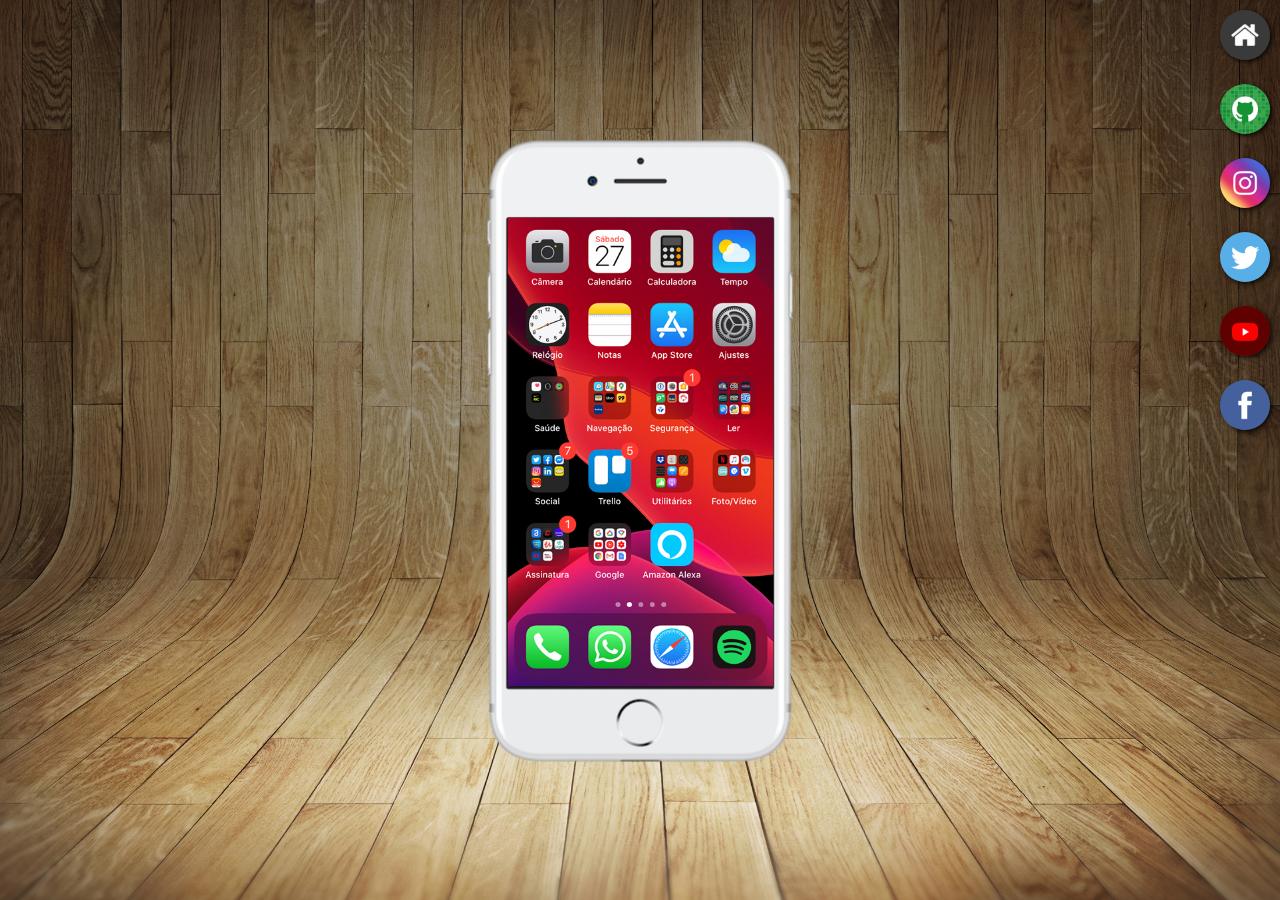
<file: index.html>
<!DOCTYPE html>
<html lang="pt-br">
<head>
    <meta charset="UTF-8">
    <meta http-equiv="X-UA-Compatible" content="IE=edge">
    <meta name="viewport" content="width=device-width, initial-scale=1.0">
    <link rel="shortcut icon" href="favicon.ico" type="image/x-icon">
    <link rel="stylesheet" href="estilo/style.css">
    <title>Projedo Social</title>
</head>
<body>
    <main>
        <section id="tele">

     <iframe src="home.html" name="tela" id="tela" frameborder="0">
        erro!!!
     </iframe>

        </section>

        <section id="rede-sociais">
             <a href="home.html" target="tela"> <img src="imagens/logo-home.jpg" alt="" ></a> <br> 
             <a href="github.html" target="tela"><img src="imagens/logo-github.jpg" alt=""></a><br> 
            <a href="instagram.html" target="tela"> <img src="imagens/logo-instagram.jpg" alt=""></a> <br>        
             <a href="twitter.html" target="tela"><img src="imagens/logo-twitter.jpg" alt=""></a><br> 
             <a href="youtube.html" target="tela"> <img src="imagens/logo-youtube.jpg" alt=""></a> <br>
             <a href="facebook.html" target="tela"> <img src="imagens/logo-facebook.jpg" alt=""></a>
        </section>
    </main>
</body>
</html>
</file>
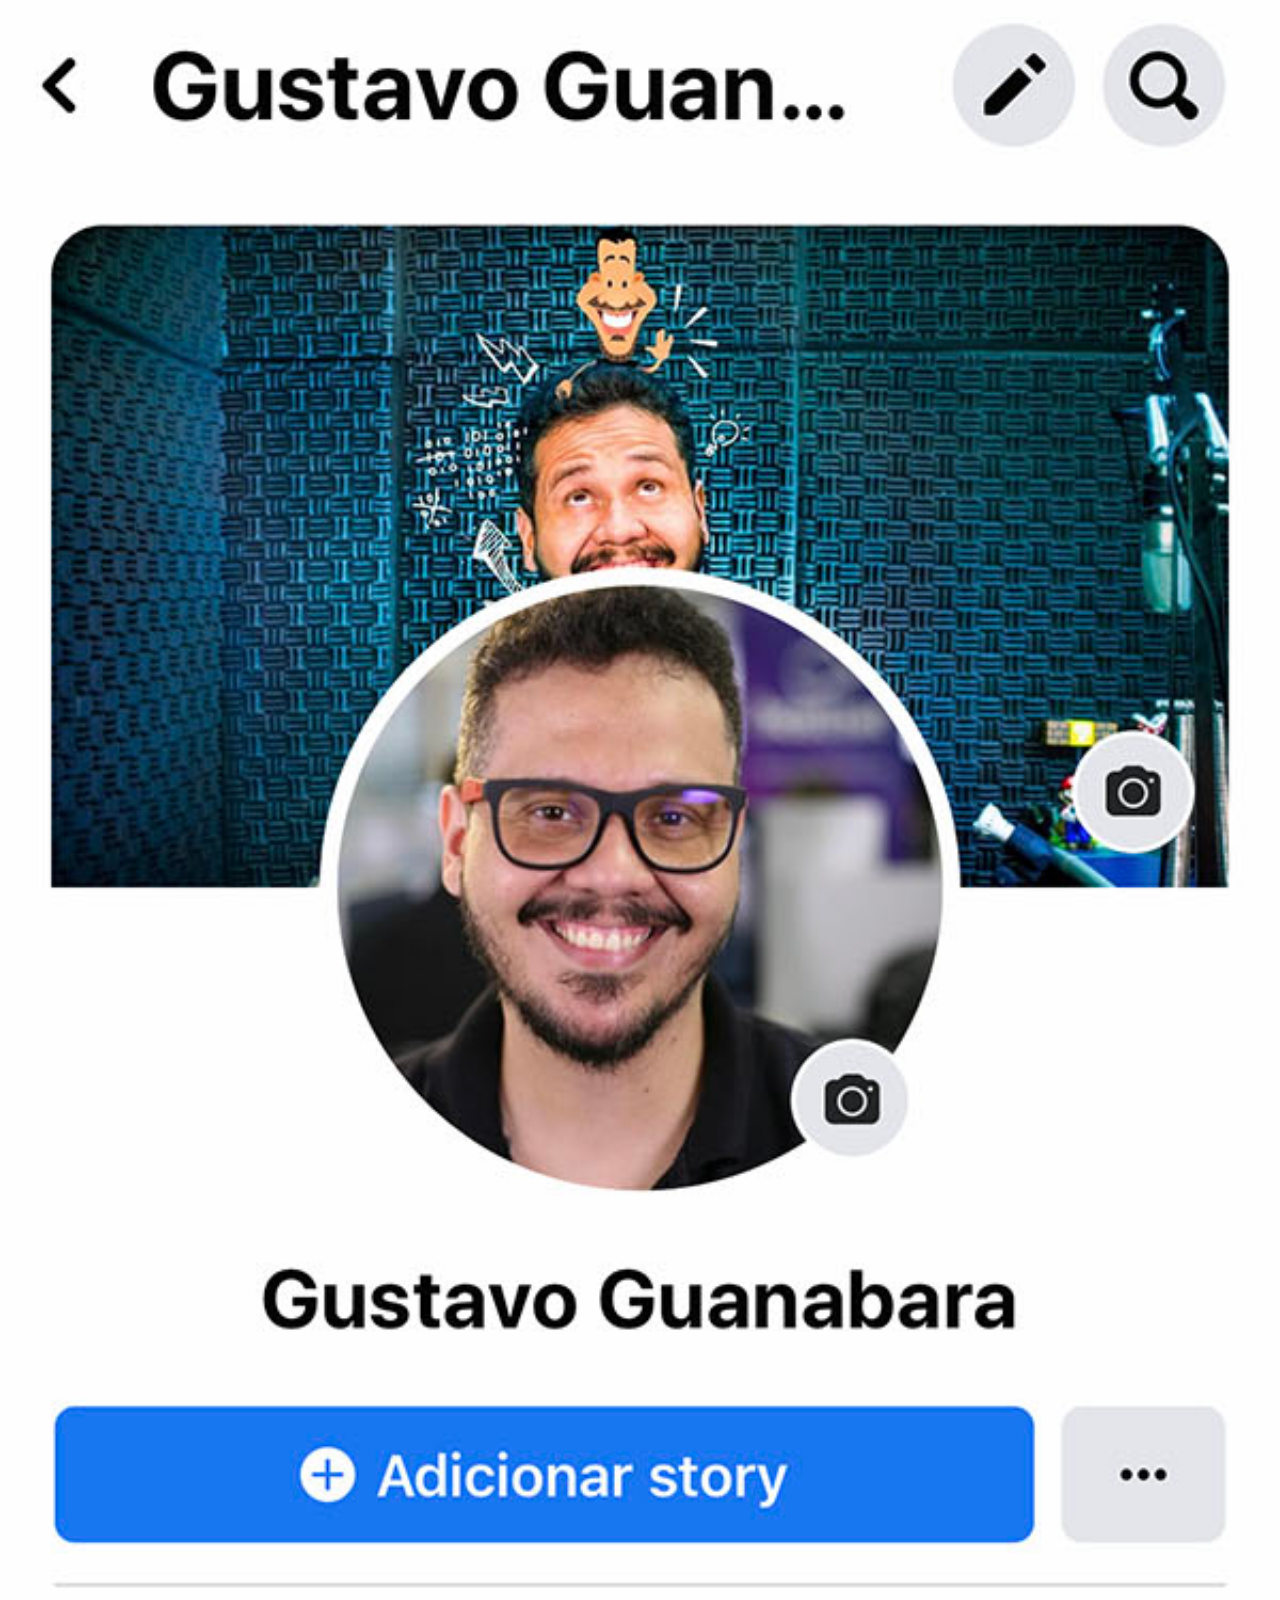
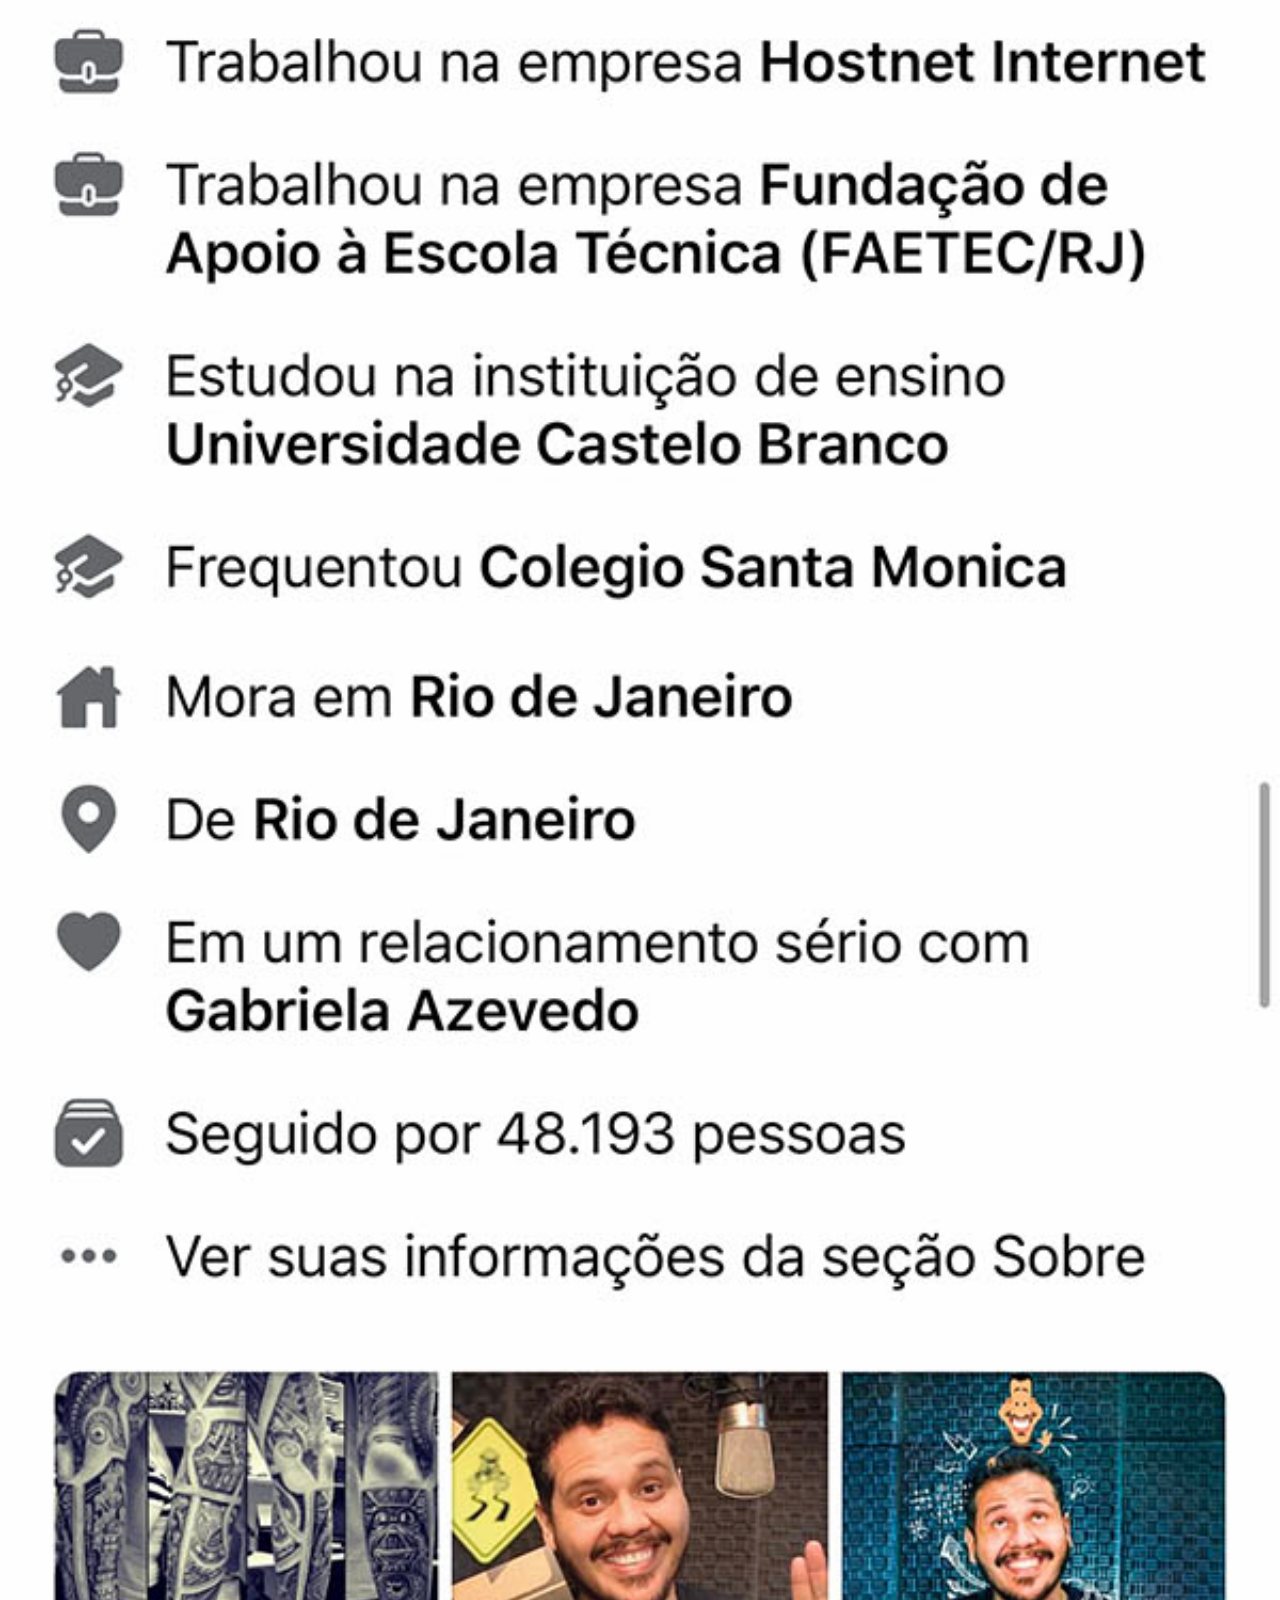
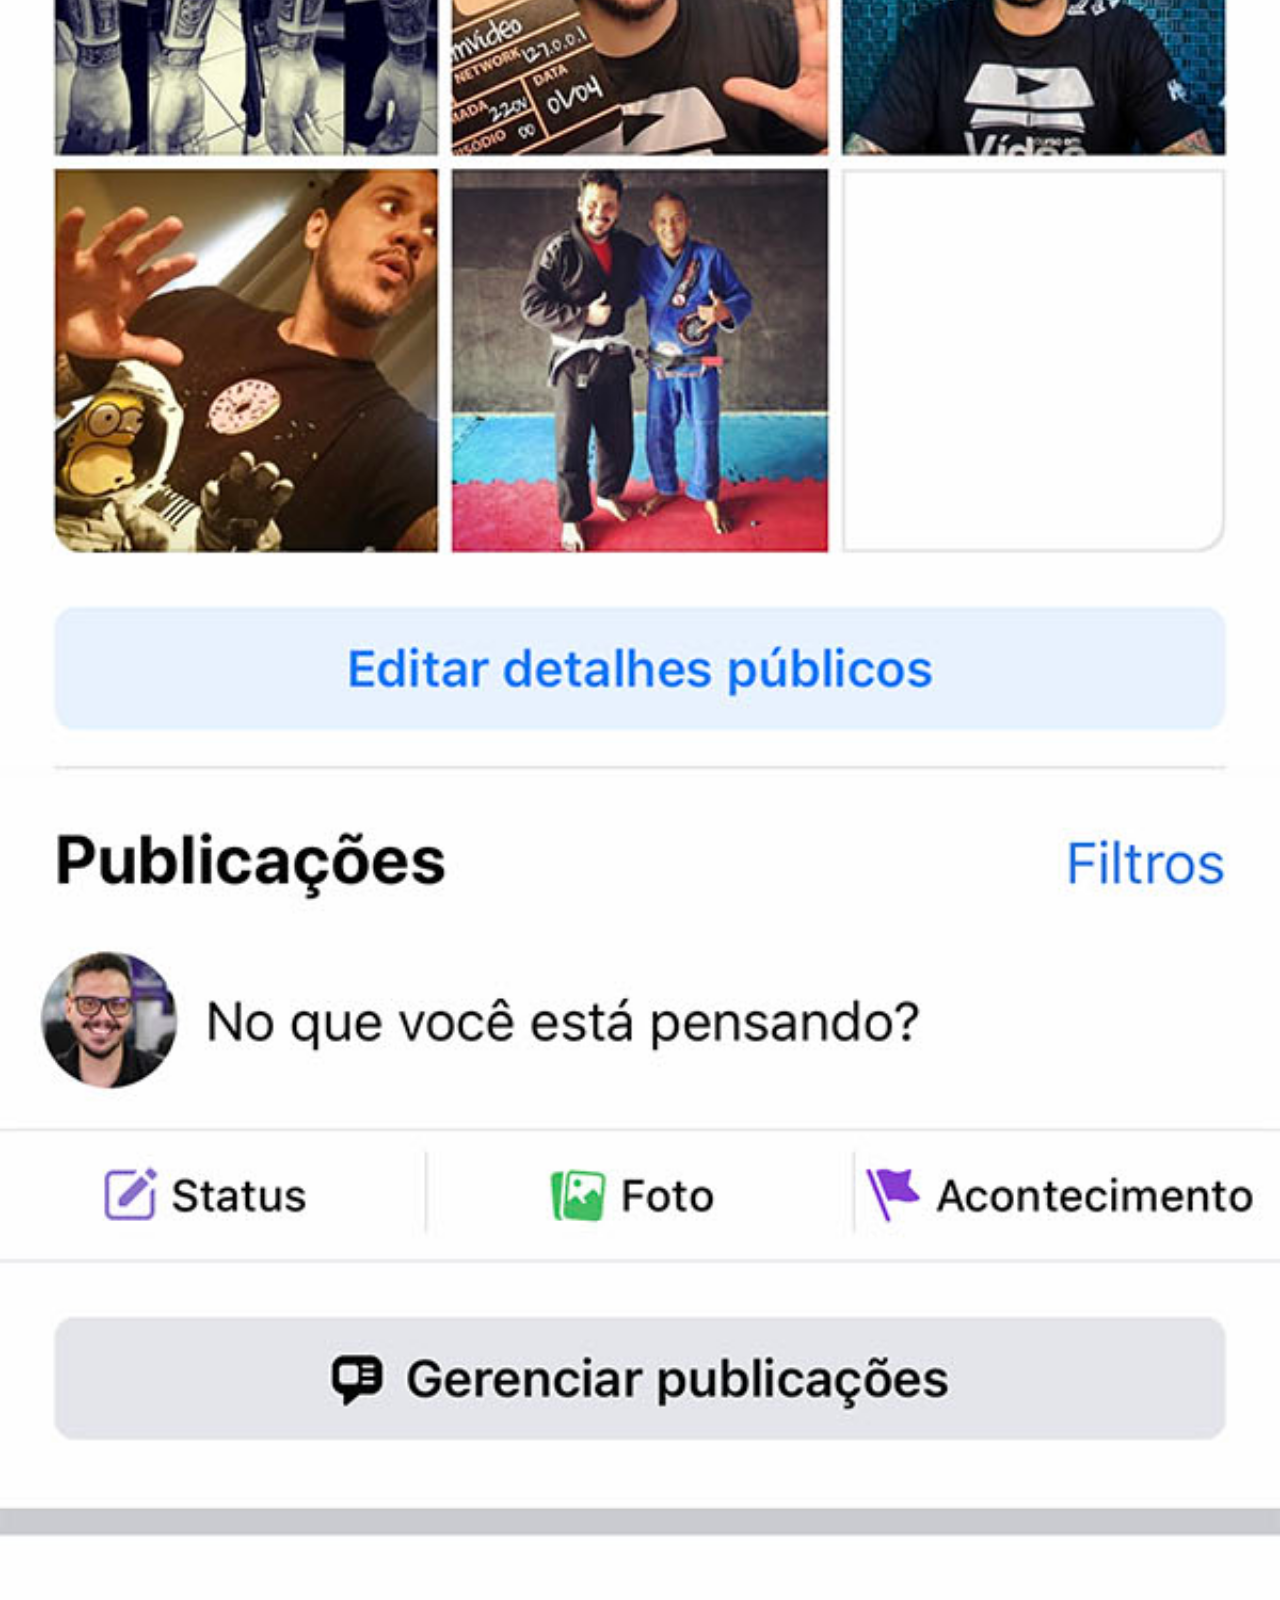
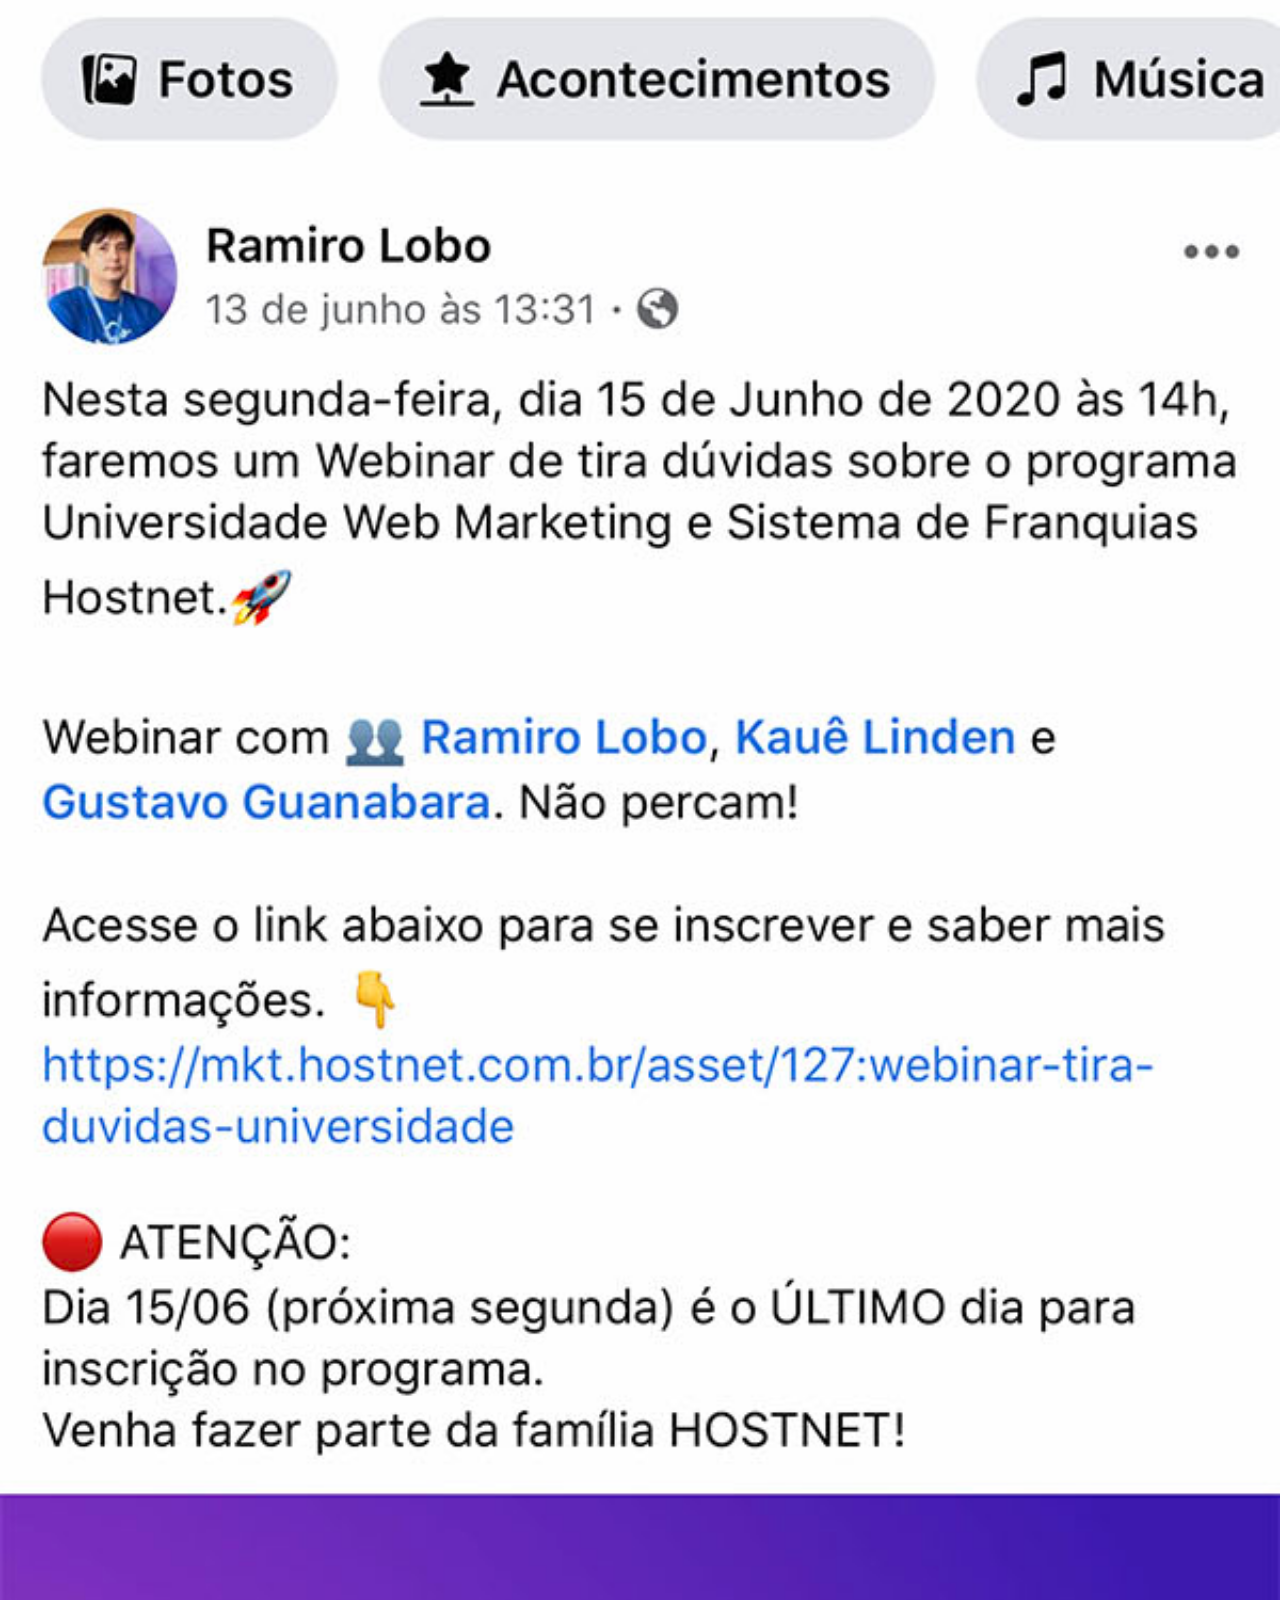
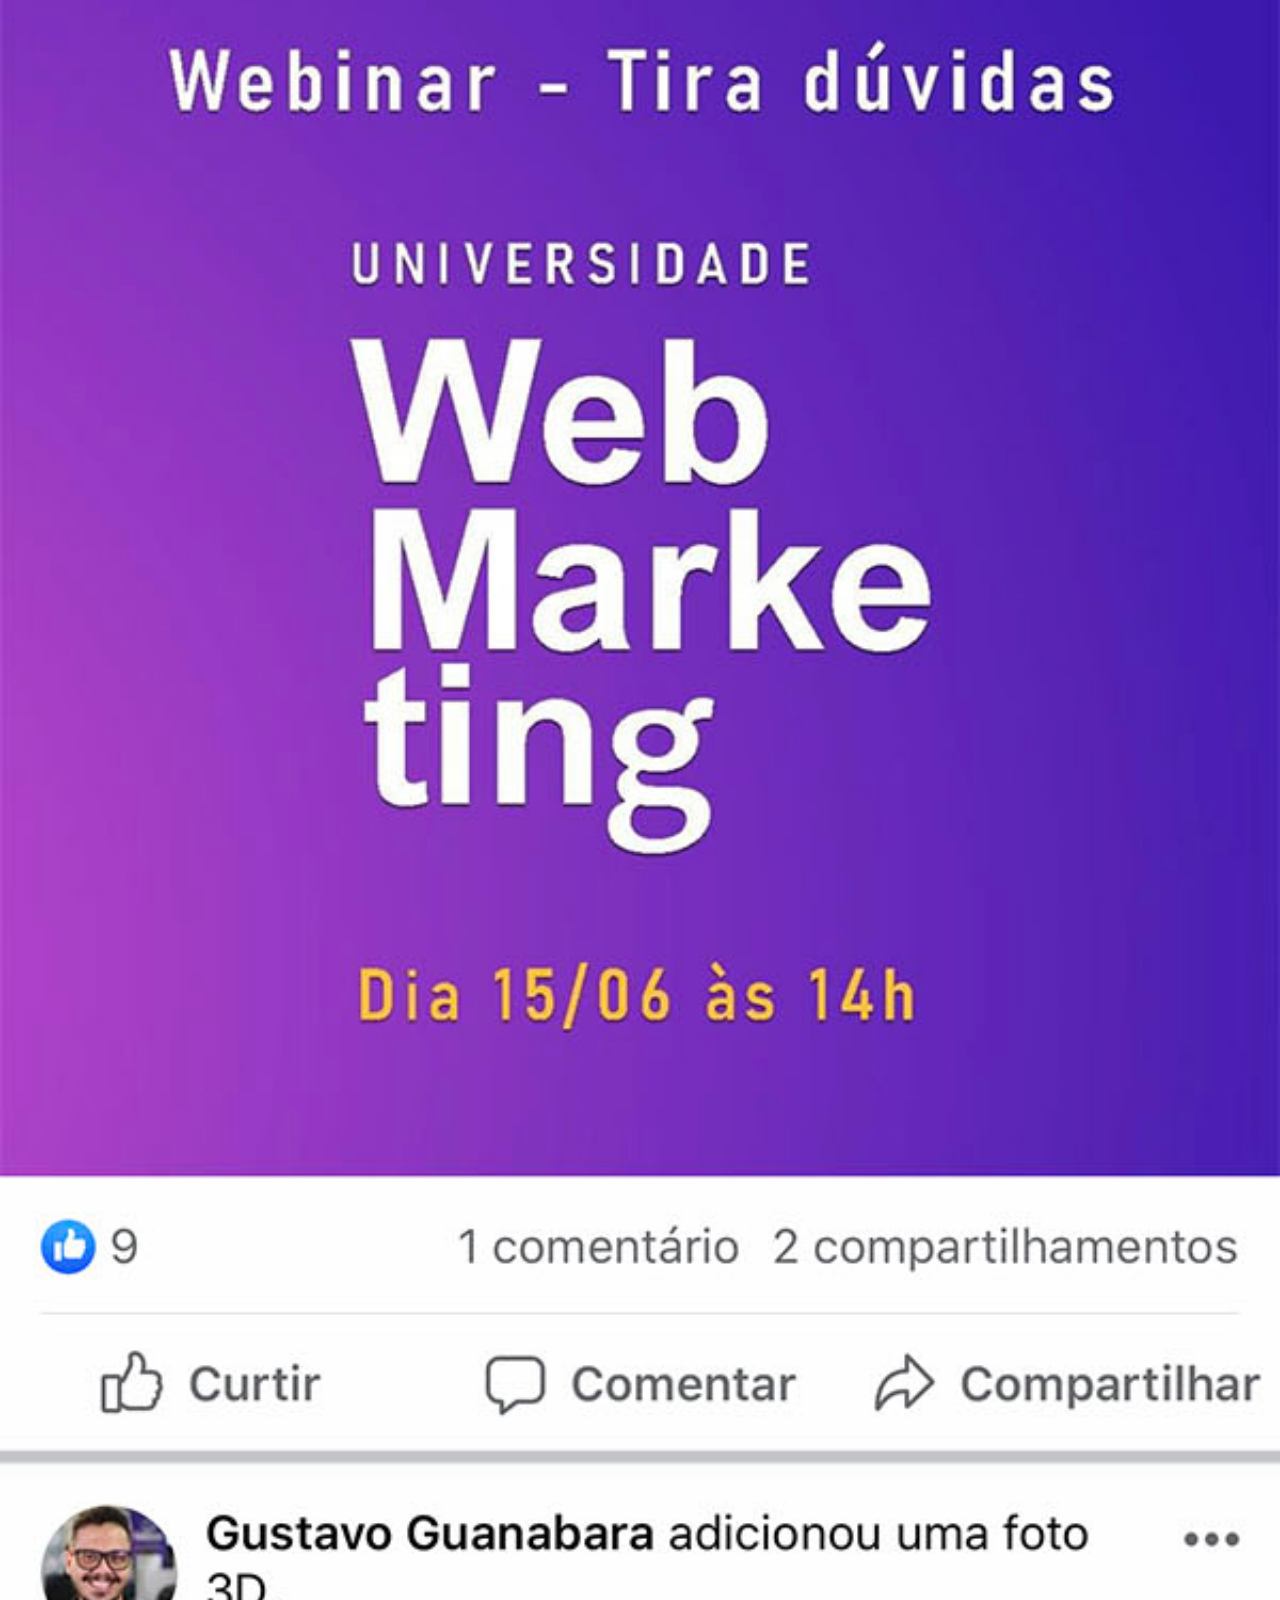
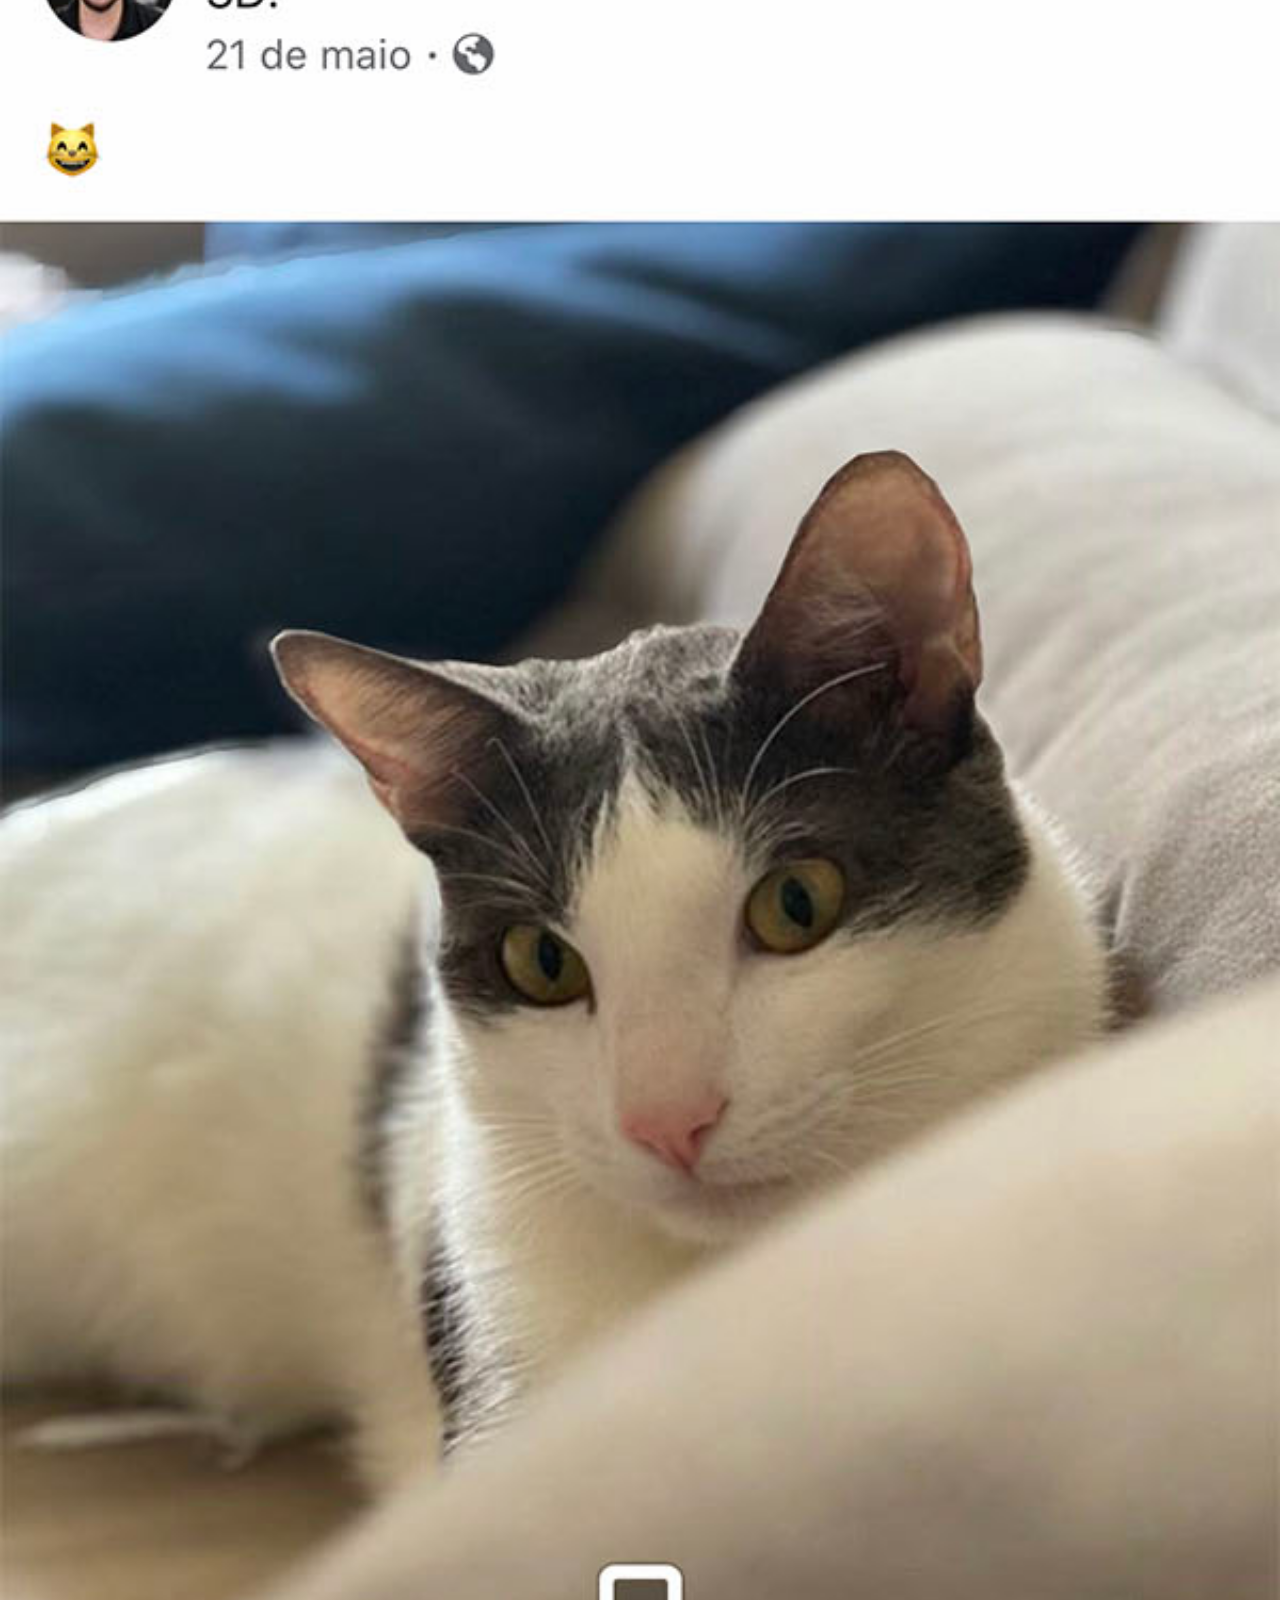
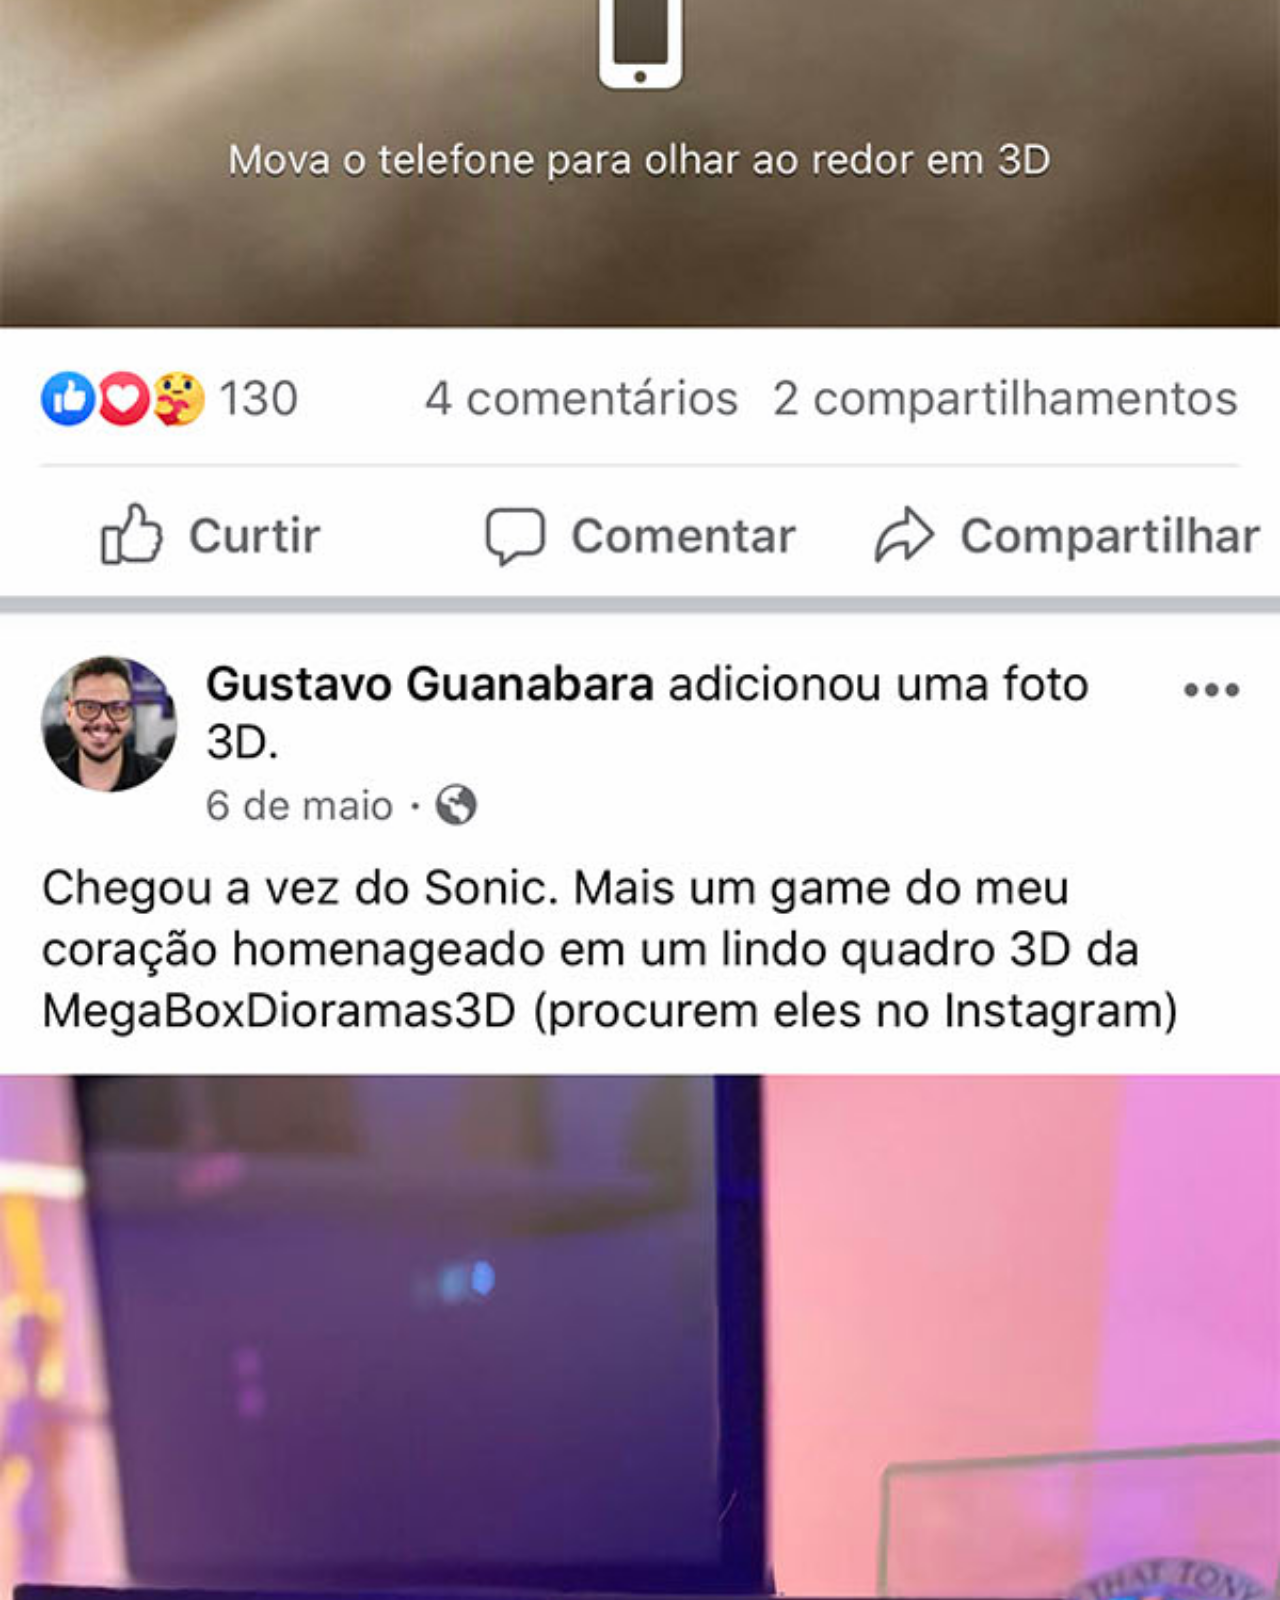
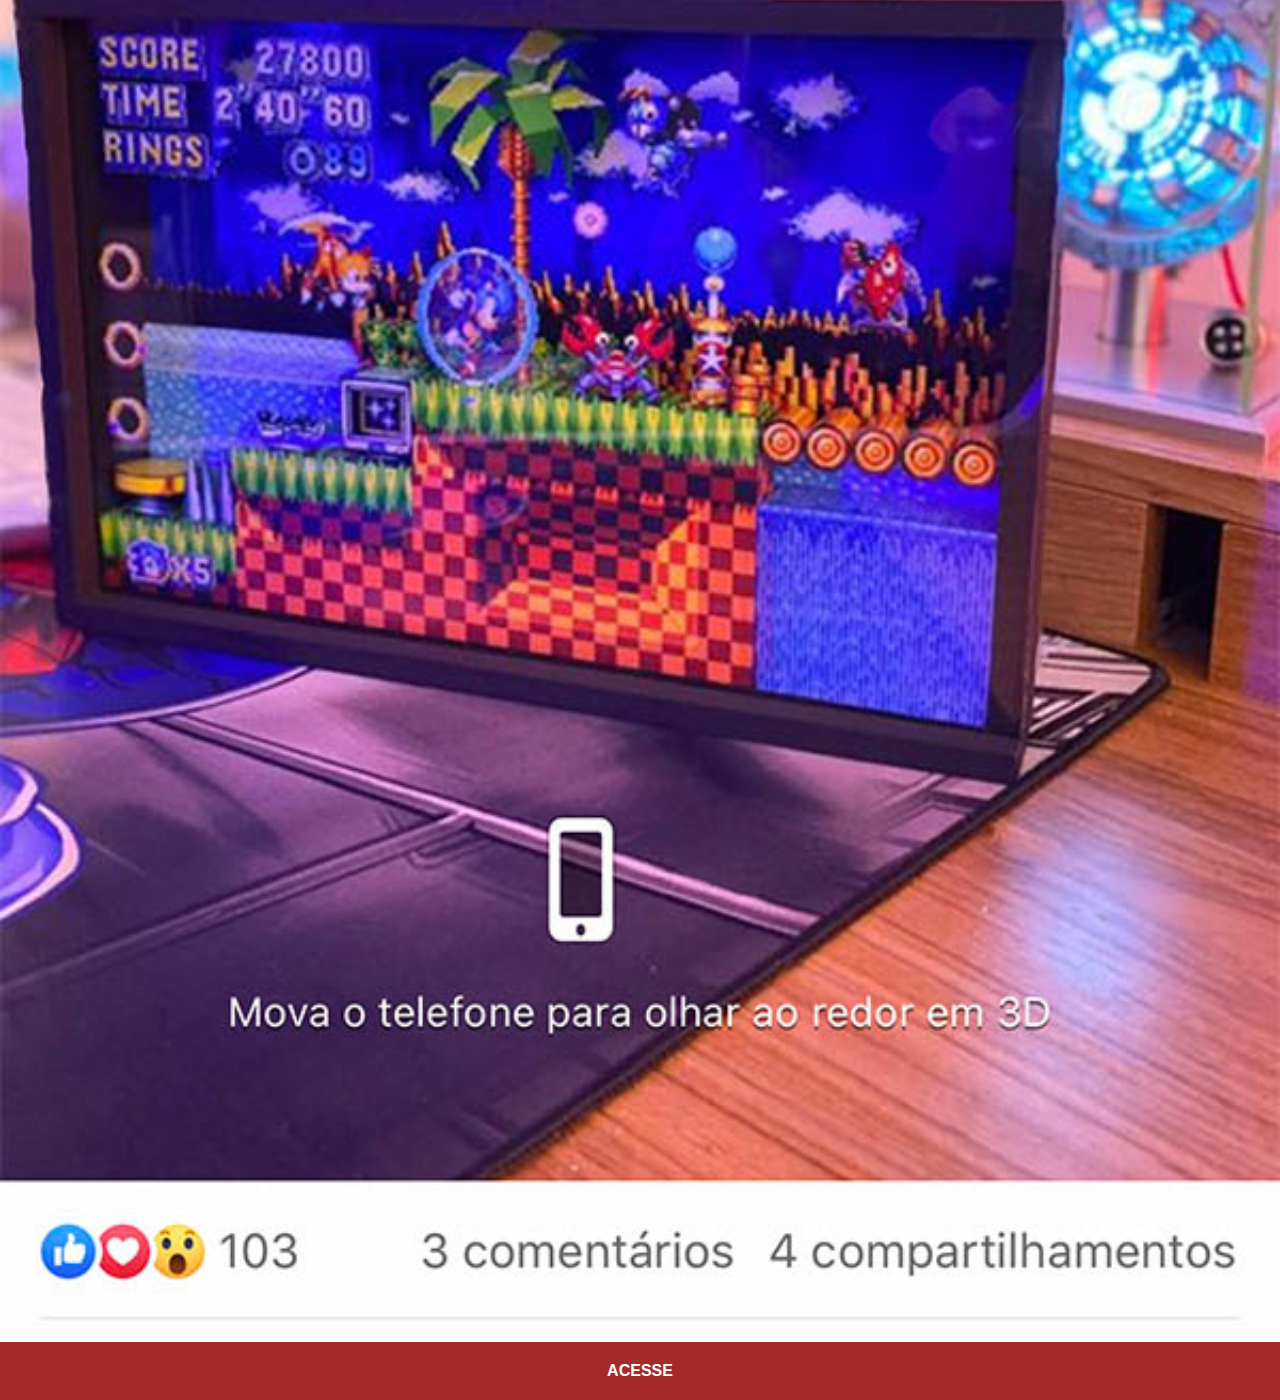
<file: facebook.html>
<!DOCTYPE html>
<html lang="pt-br">
<head>
    <meta charset="UTF-8">
    <meta http-equiv="X-UA-Compatible" content="IE=edge">
    <meta name="viewport" content="width=device-width, initial-scale=1.0">
    <title>facebook</title>
    <link rel="stylesheet" href="estilo/telas.css">
</head>
<body>
    <img src="imagens/tela-facebook.jpg" alt="facebook">
    <a href="https://www.facebook.com/gustavoguanabara/?locale=pt_BR" target="_blank">ACESSE</a>
</body>
</html>
</file>
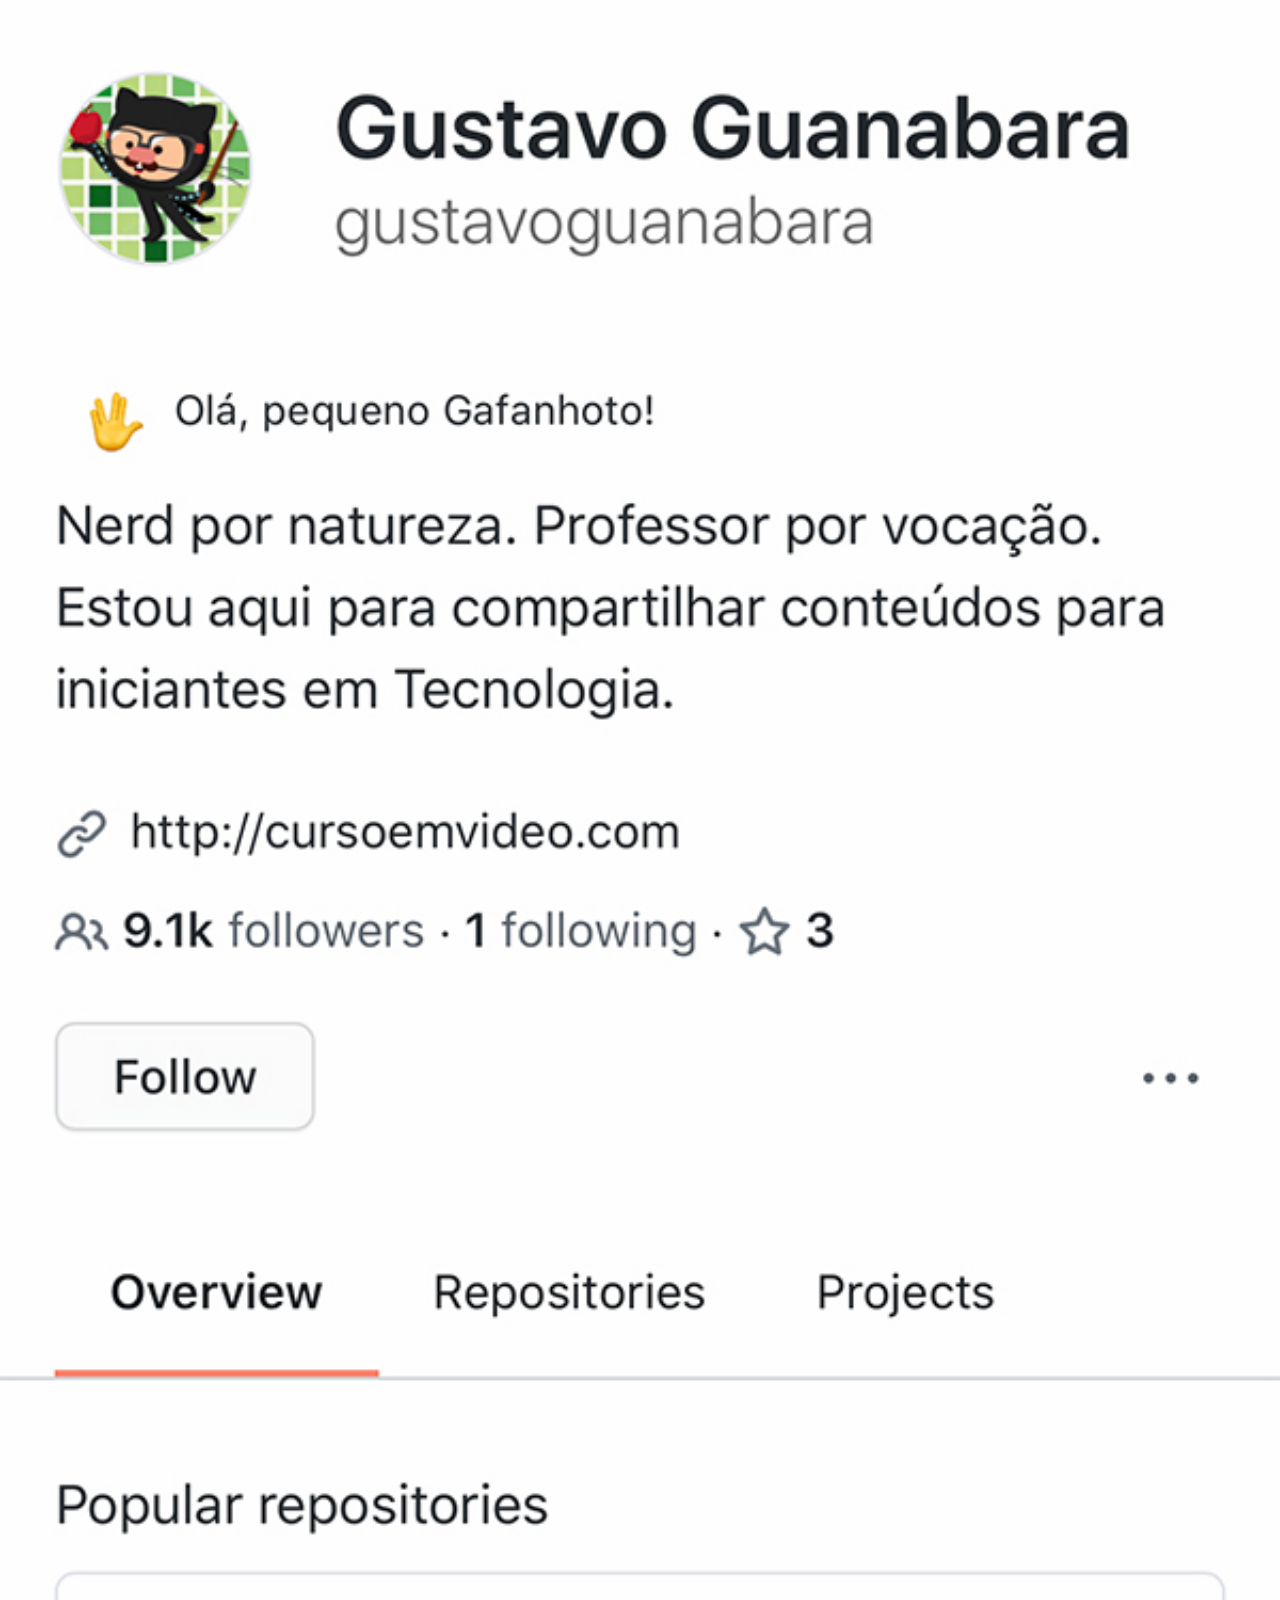
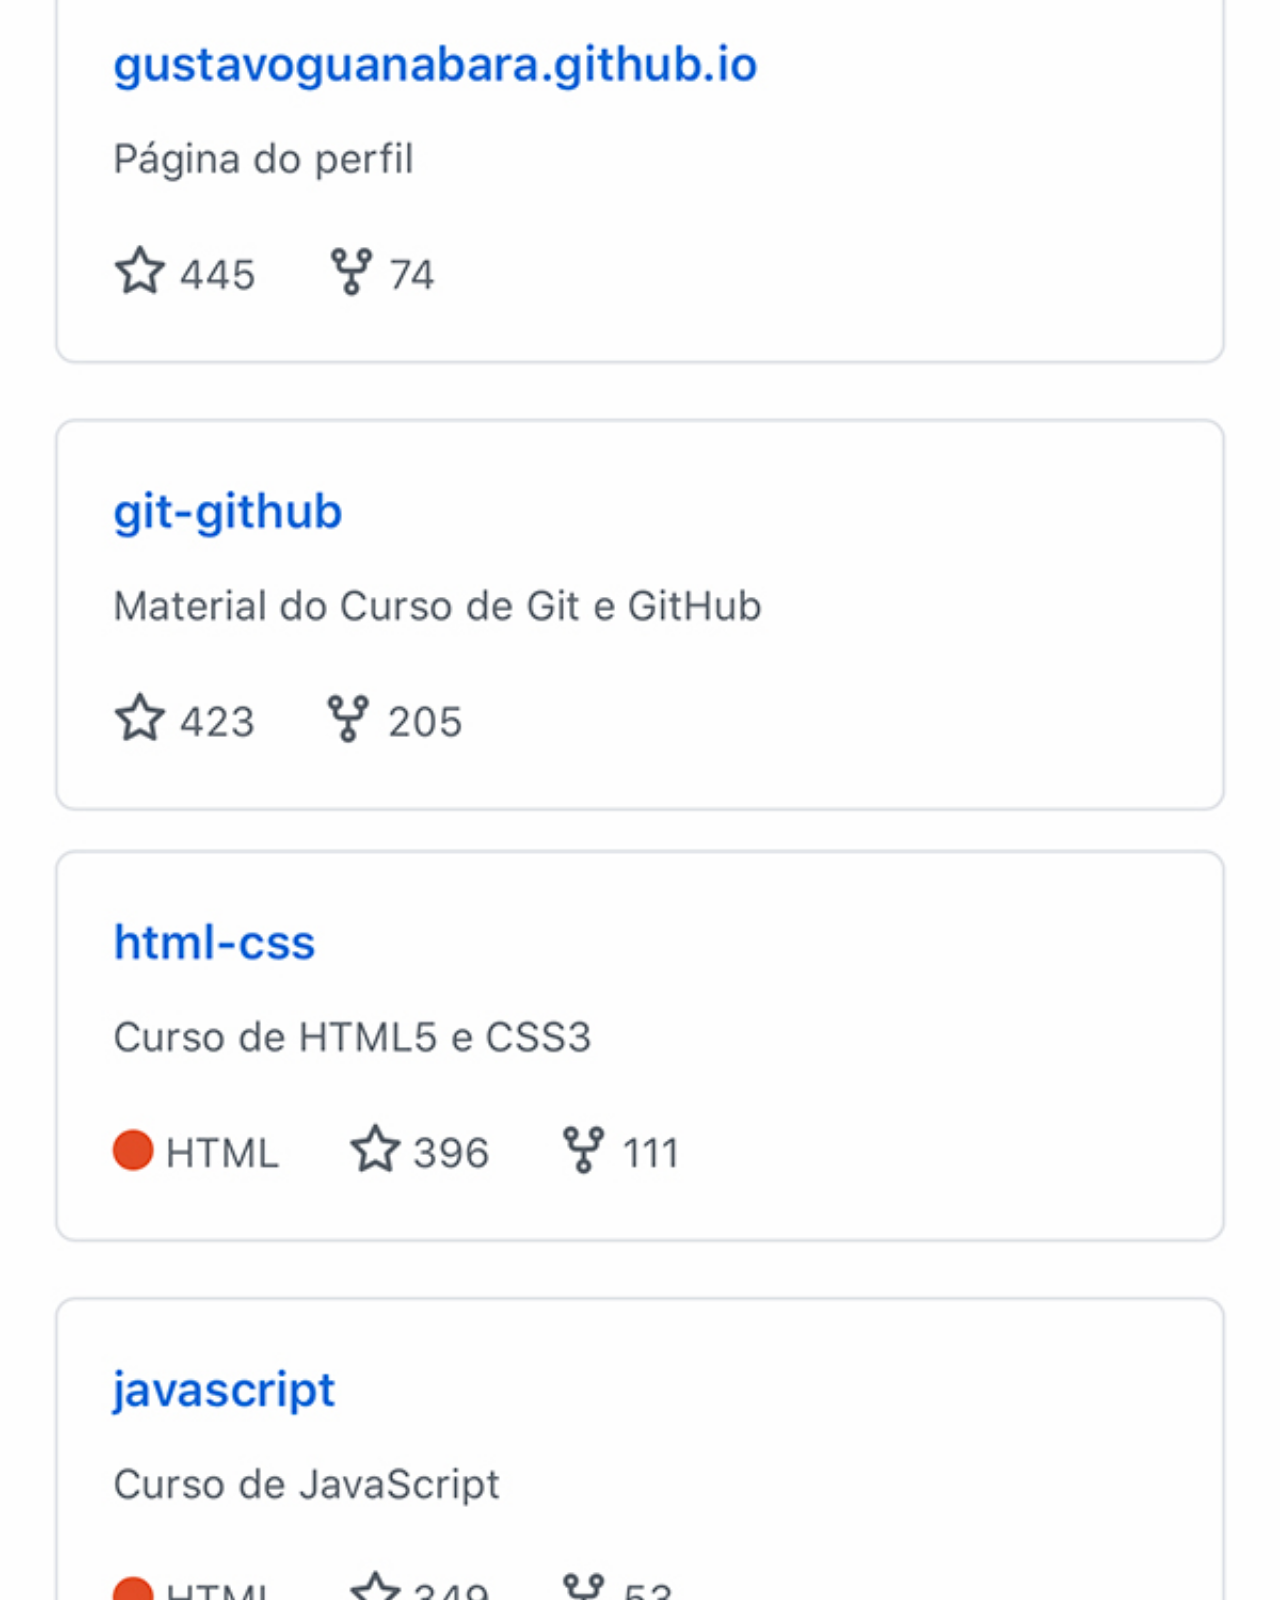
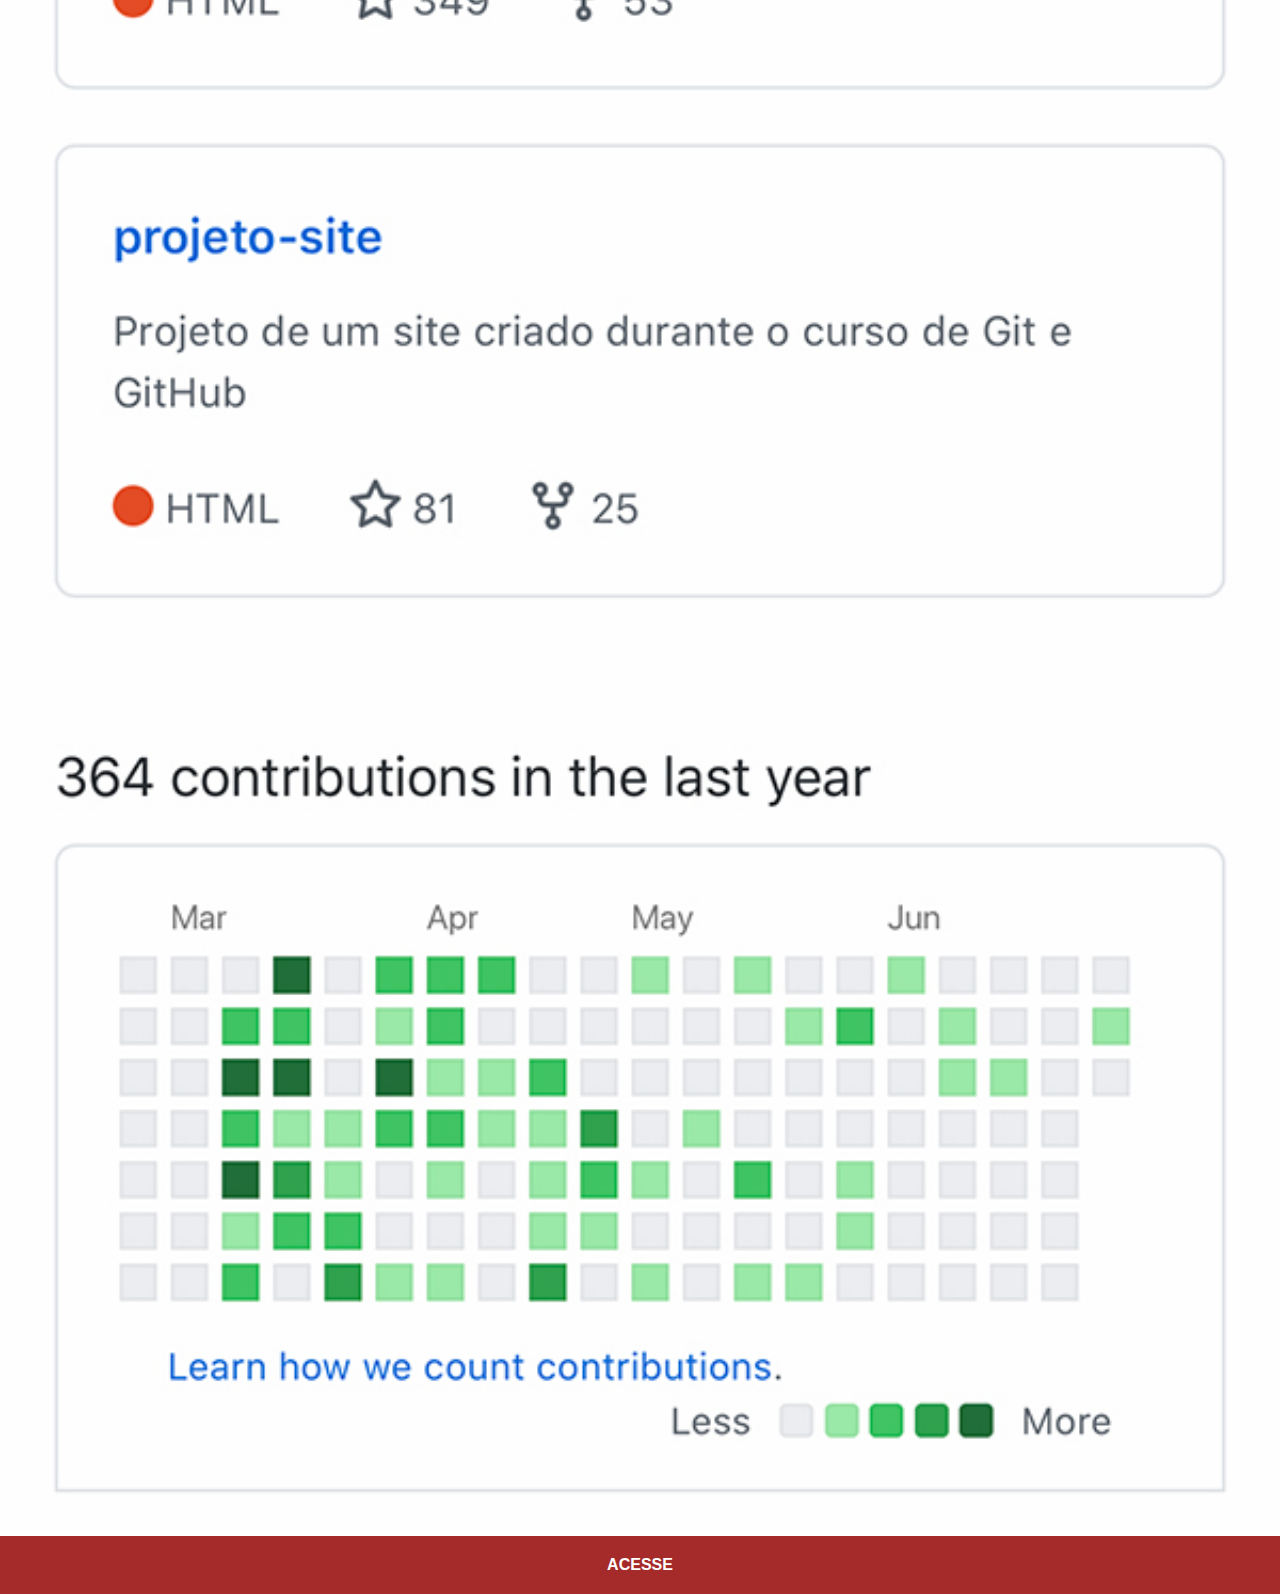
<file: github.html>
<!DOCTYPE html>
<html lang="pt-br">
<head>
    <meta charset="UTF-8">
    <meta http-equiv="X-UA-Compatible" content="IE=edge">
    <meta name="viewport" content="width=device-width, initial-scale=1.0">
    <title>GitHub</title>
    <link rel="stylesheet" href="estilo/telas.css">
</head>
<body>
    <img src="imagens/tela-github.jpg" alt="GitHub">
    <a href="https://github.com/gustavoguanabara" target="_blank">ACESSE</a>
</body>
</html>
</file>
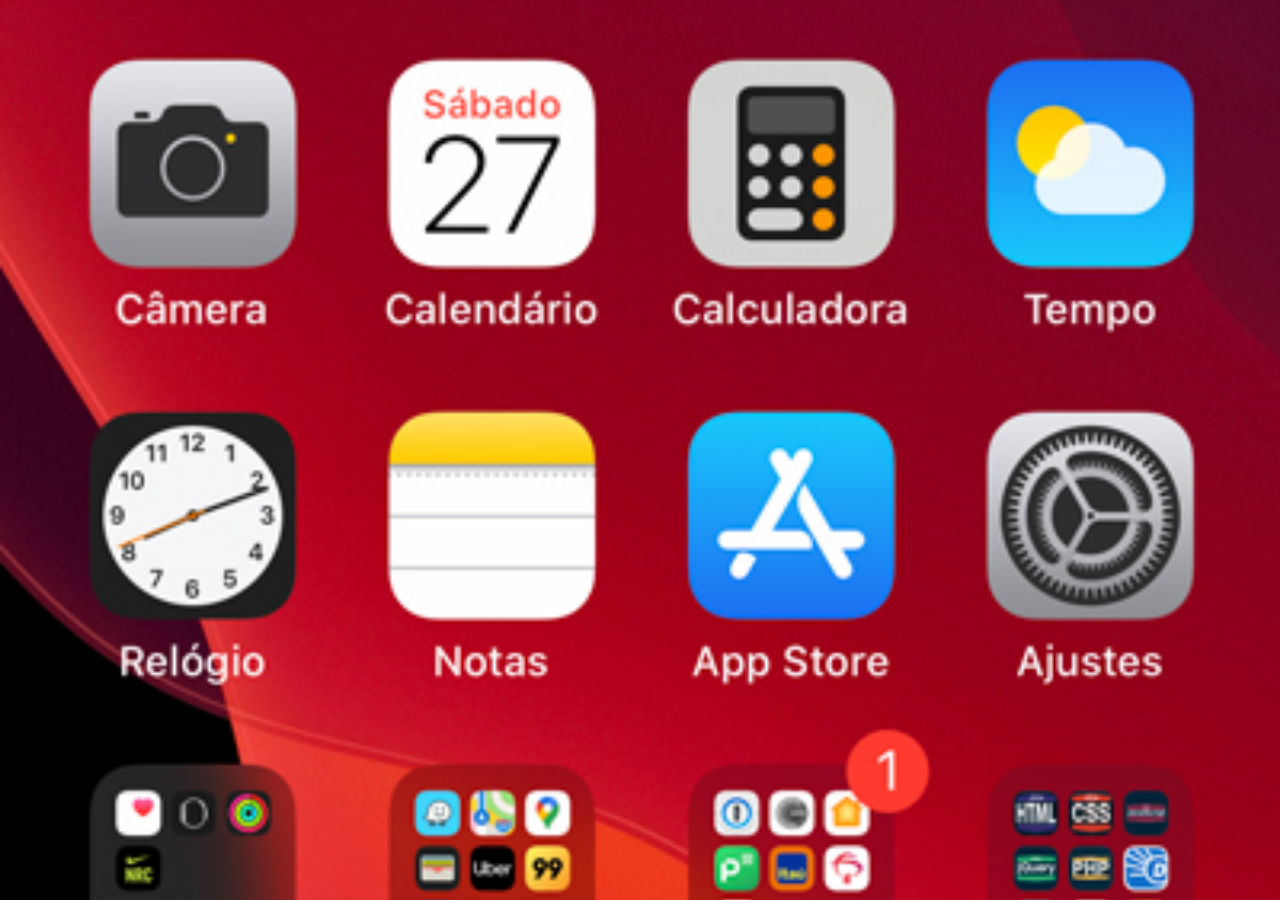
<file: home.html>
<!DOCTYPE html>
<html lang="pt-br">
<head>
    <meta charset="UTF-8">
    <meta http-equiv="X-UA-Compatible" content="IE=edge">
    <meta name="viewport" content="width=device-width, initial-scale=1.0">
    <title>home</title>
    <style>
        *{
            margin: 0px;
            padding: 0px;
        }
        body{
            width: 100vw;
            height: 100vh;
            background: black url('imagens/tela-home.jpg') no-repeat top center;
            background-size: cover;
         
            
        }
    </style>
</head>
<body>
    
</body>
</html>
</file>
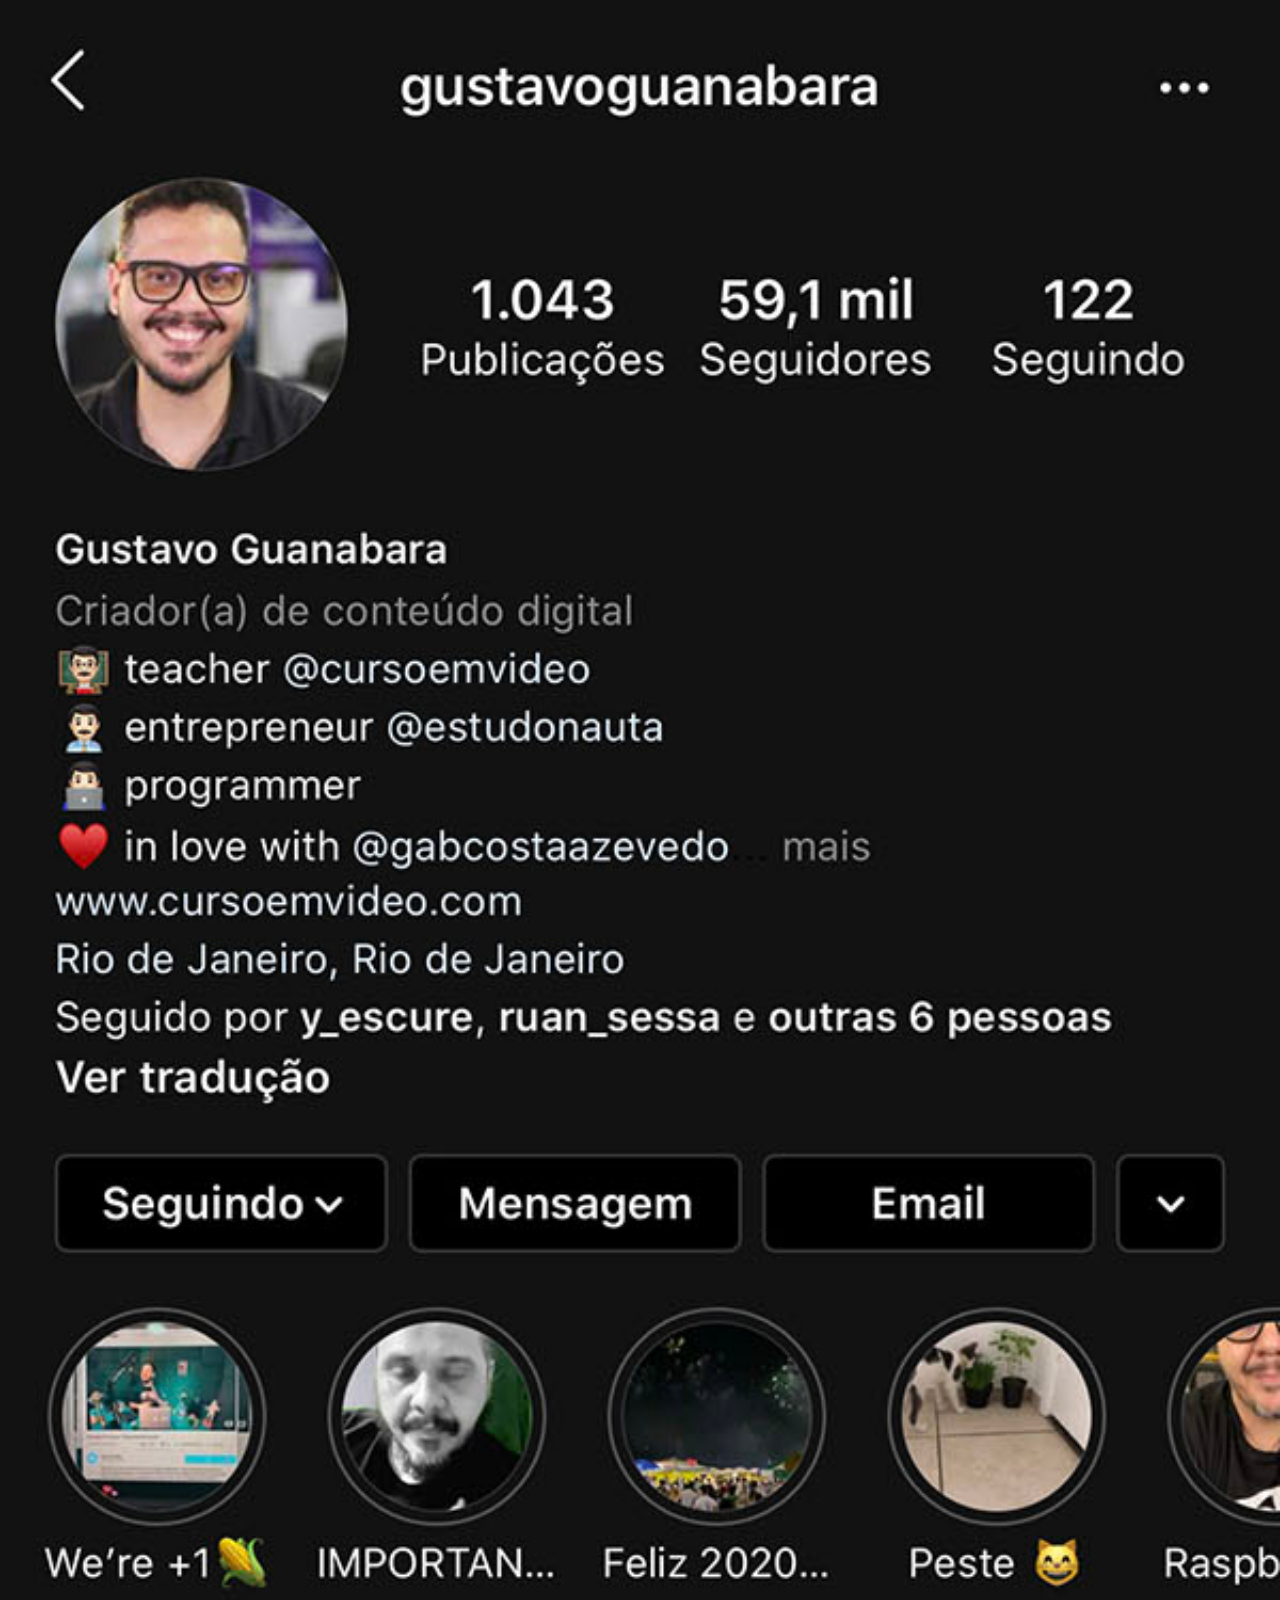
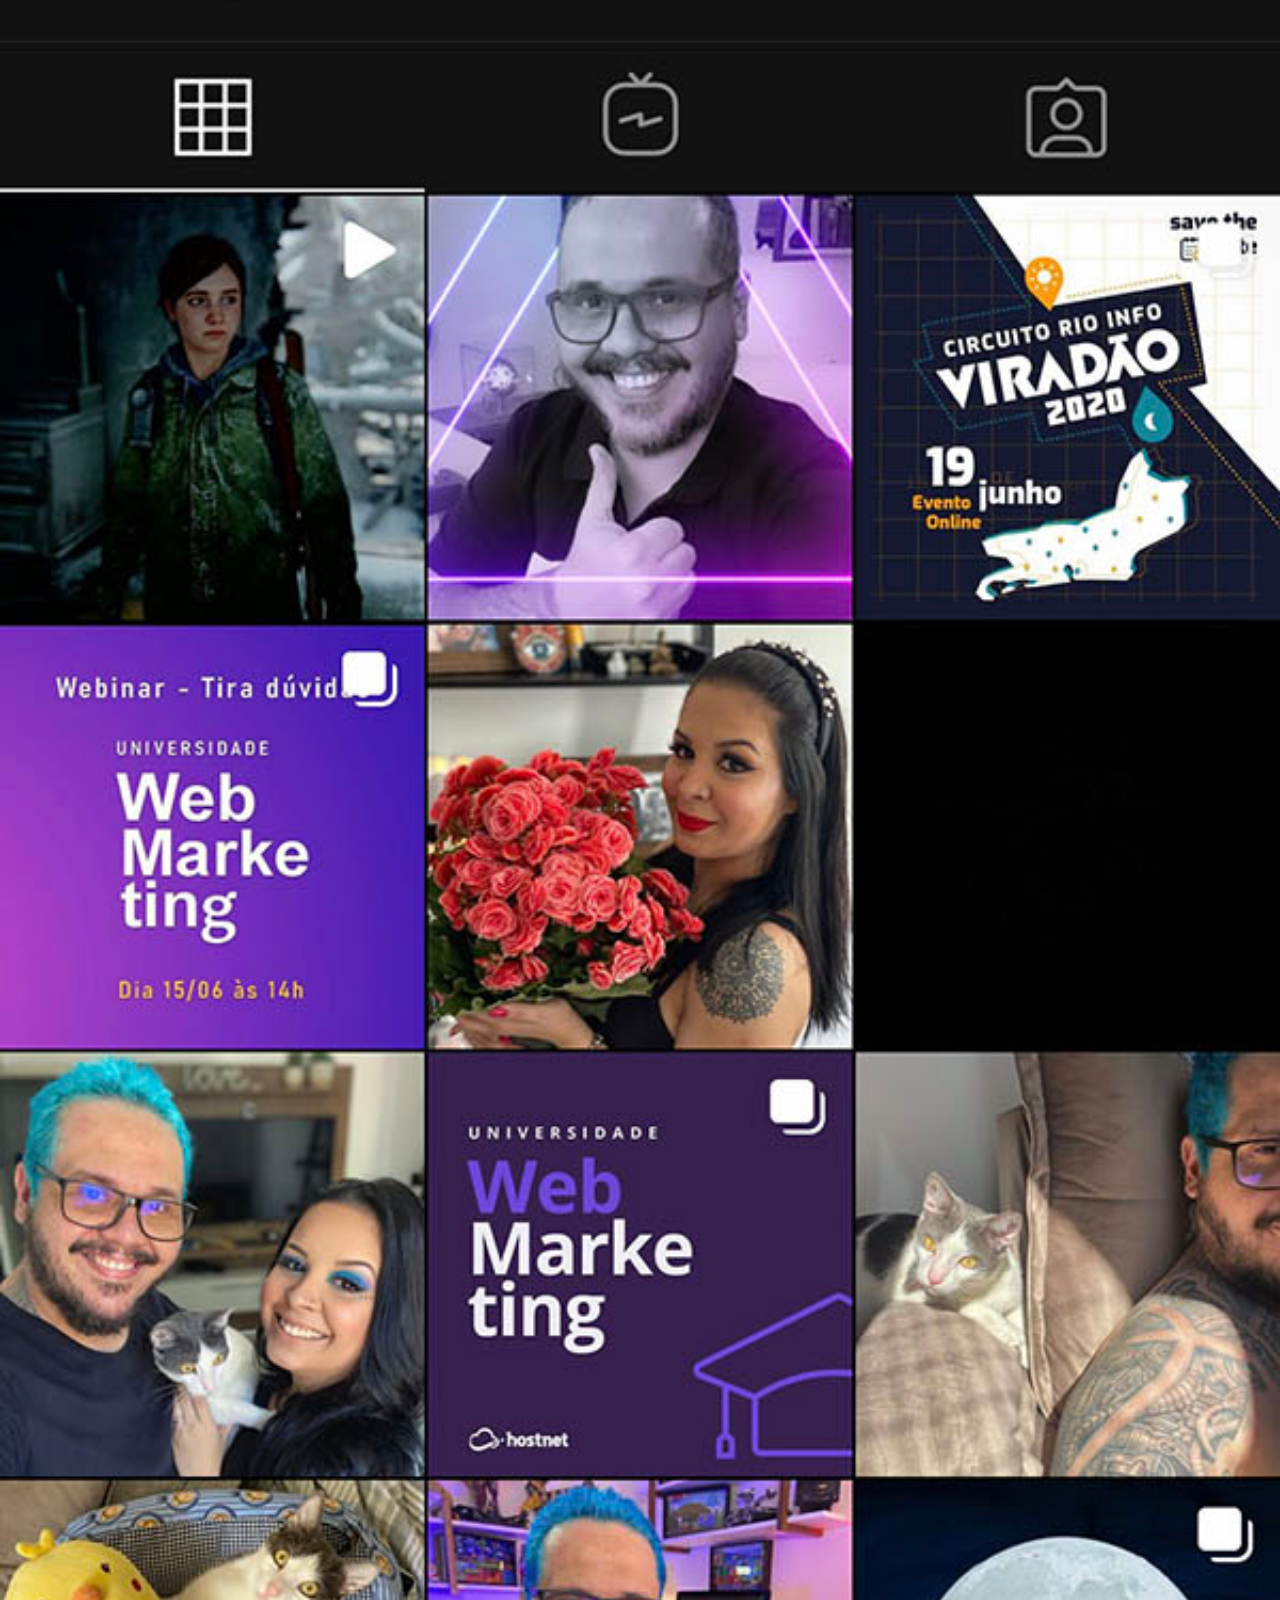
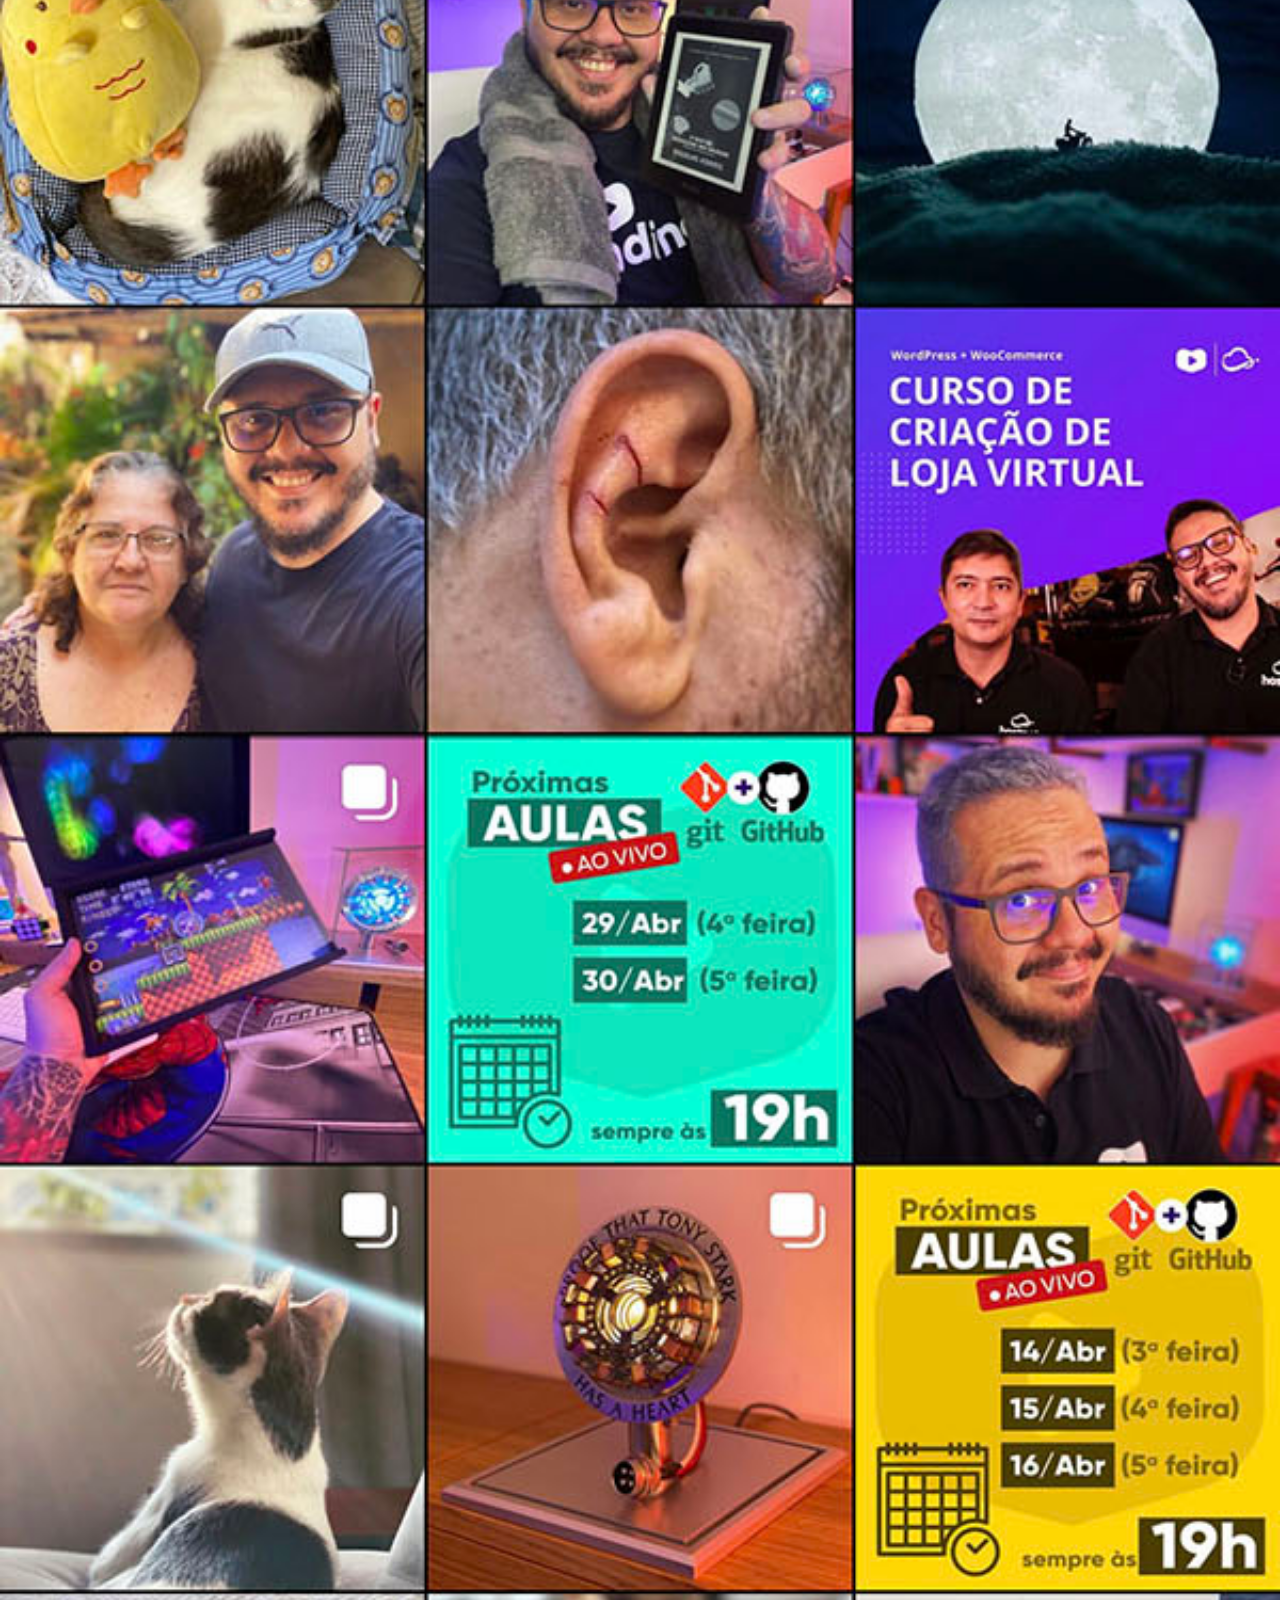
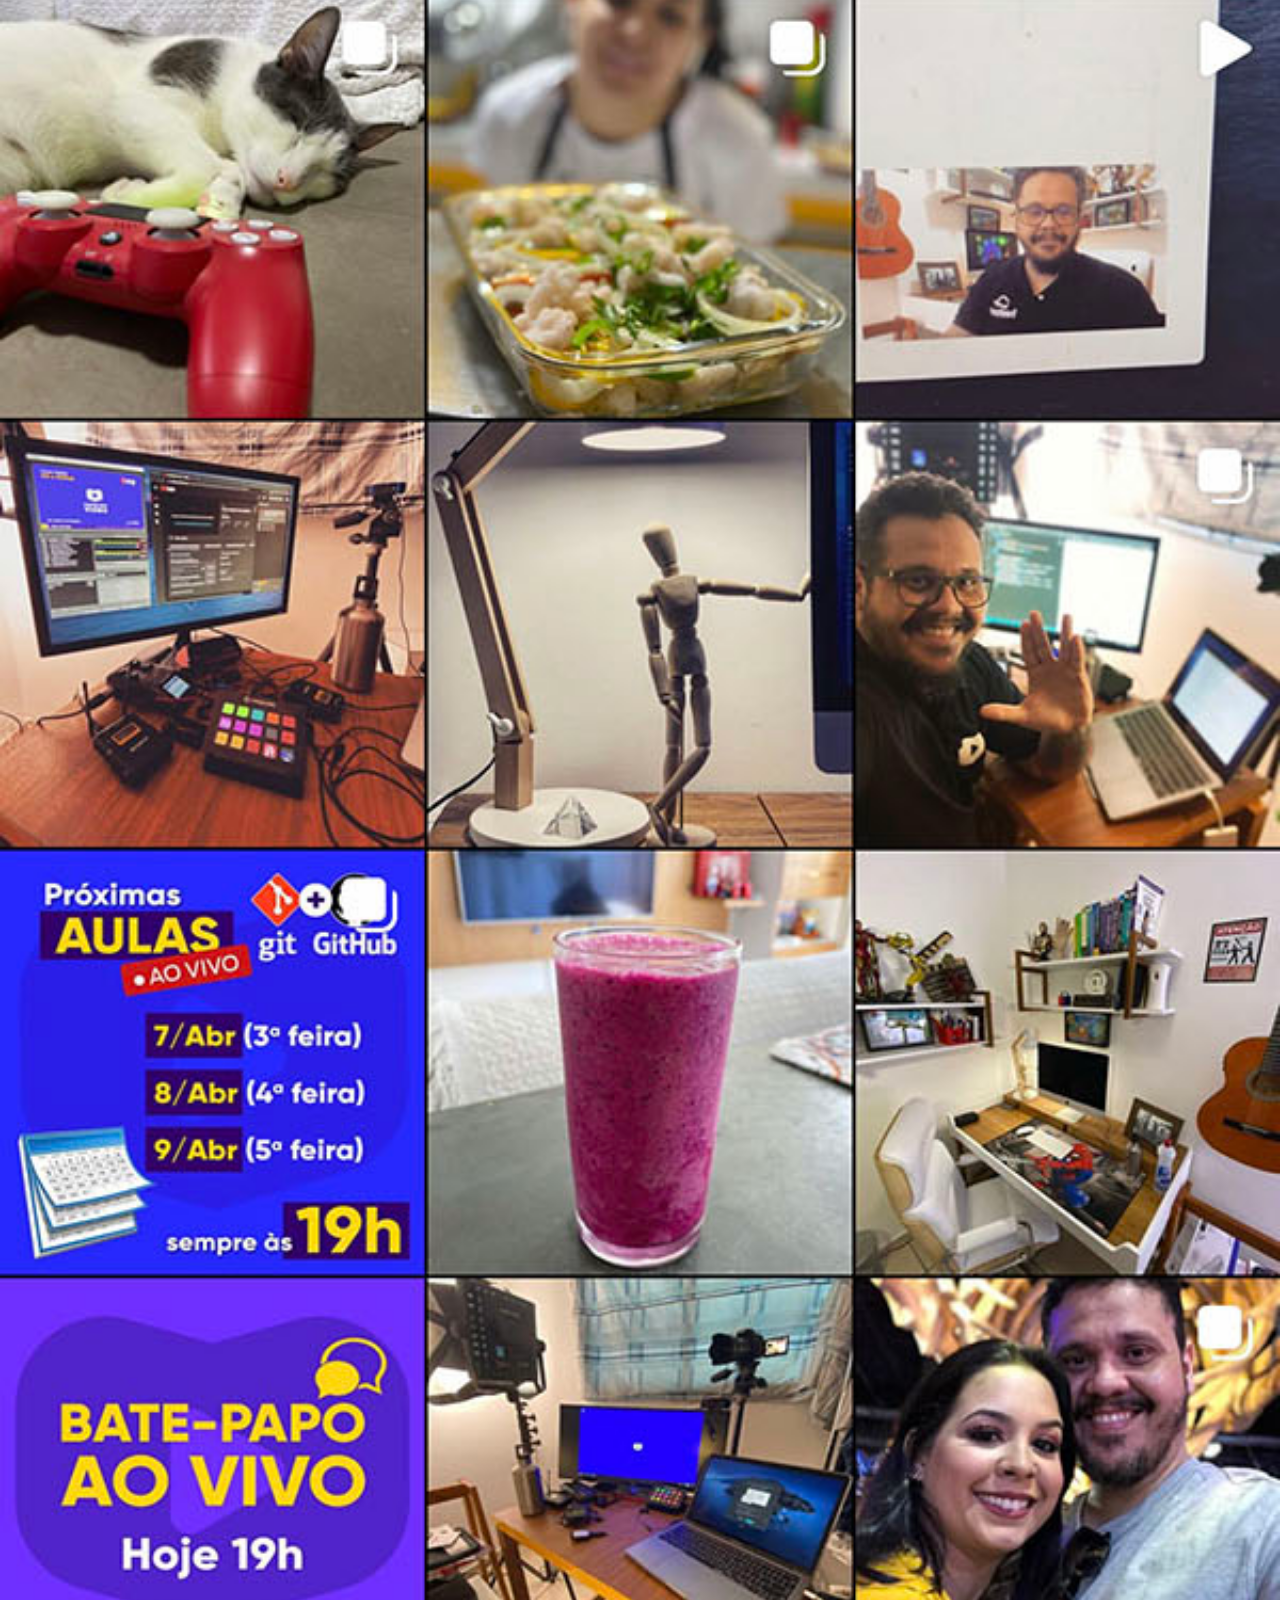
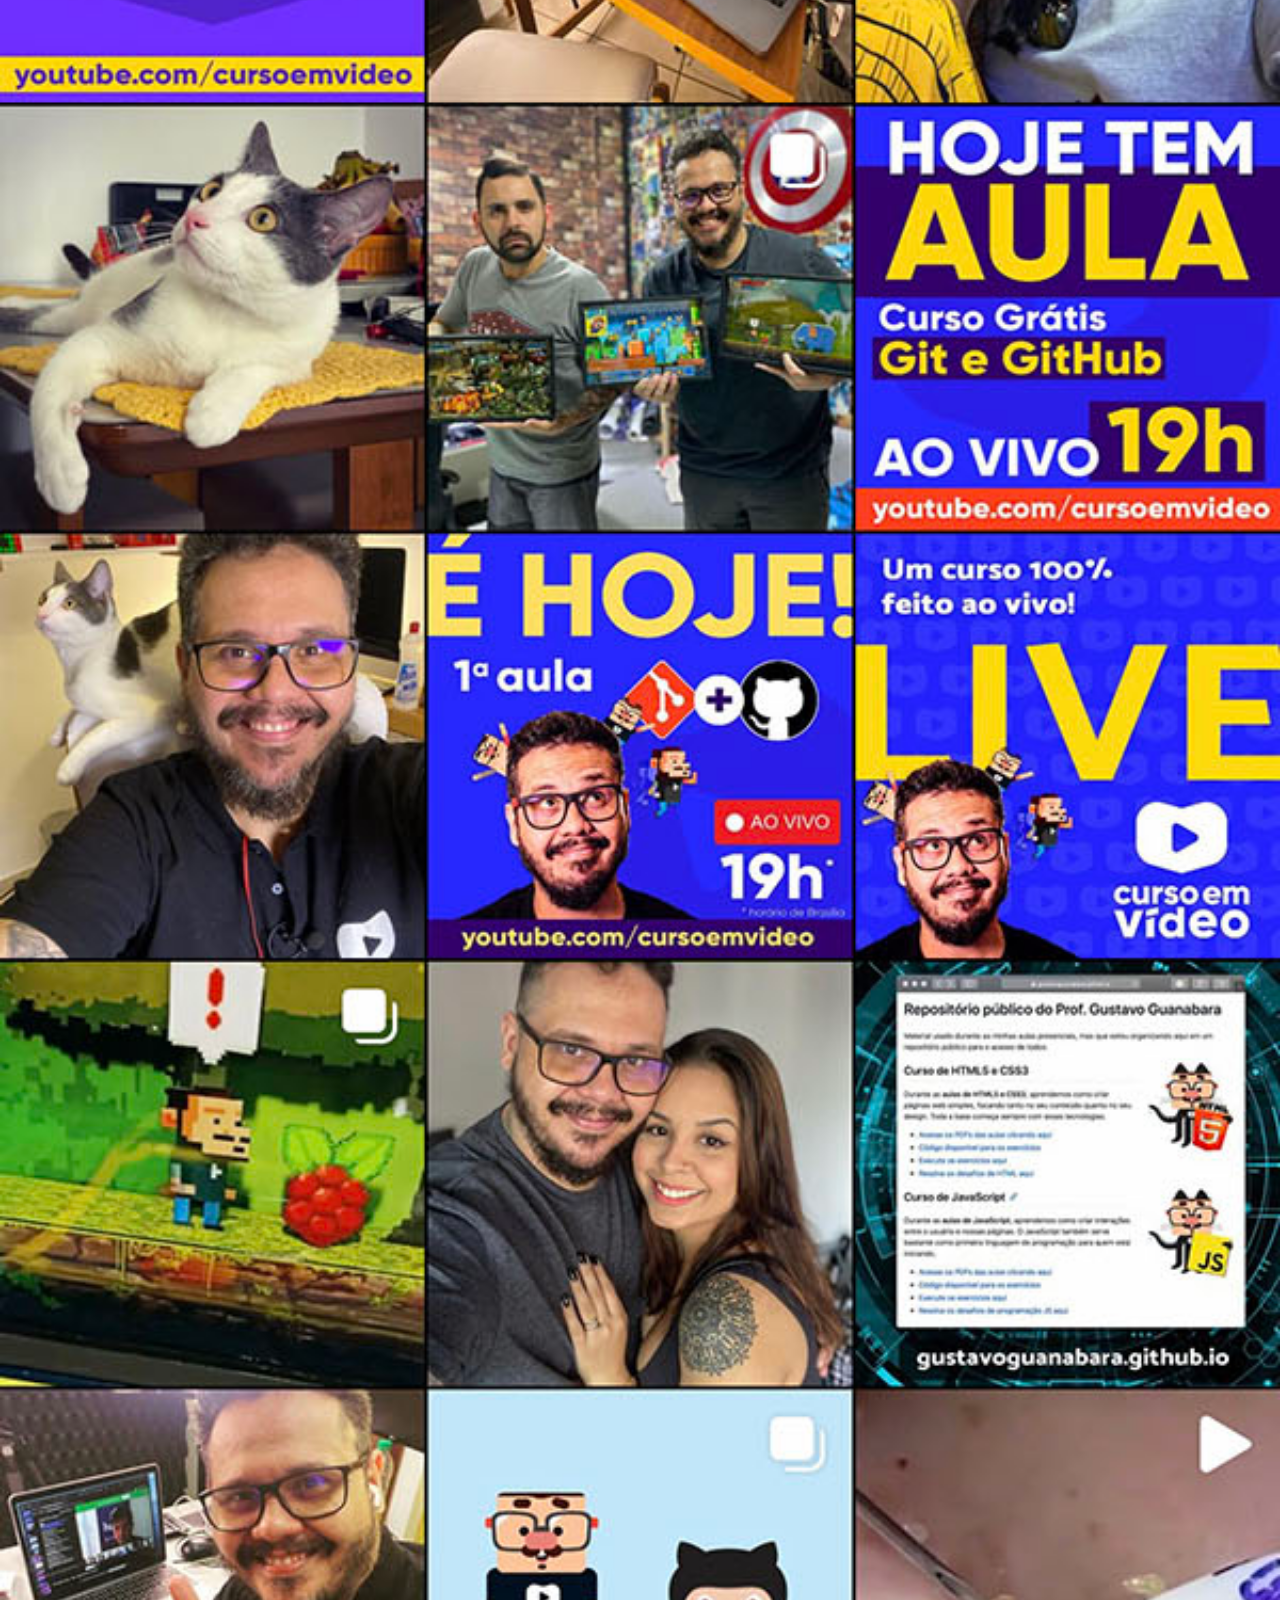
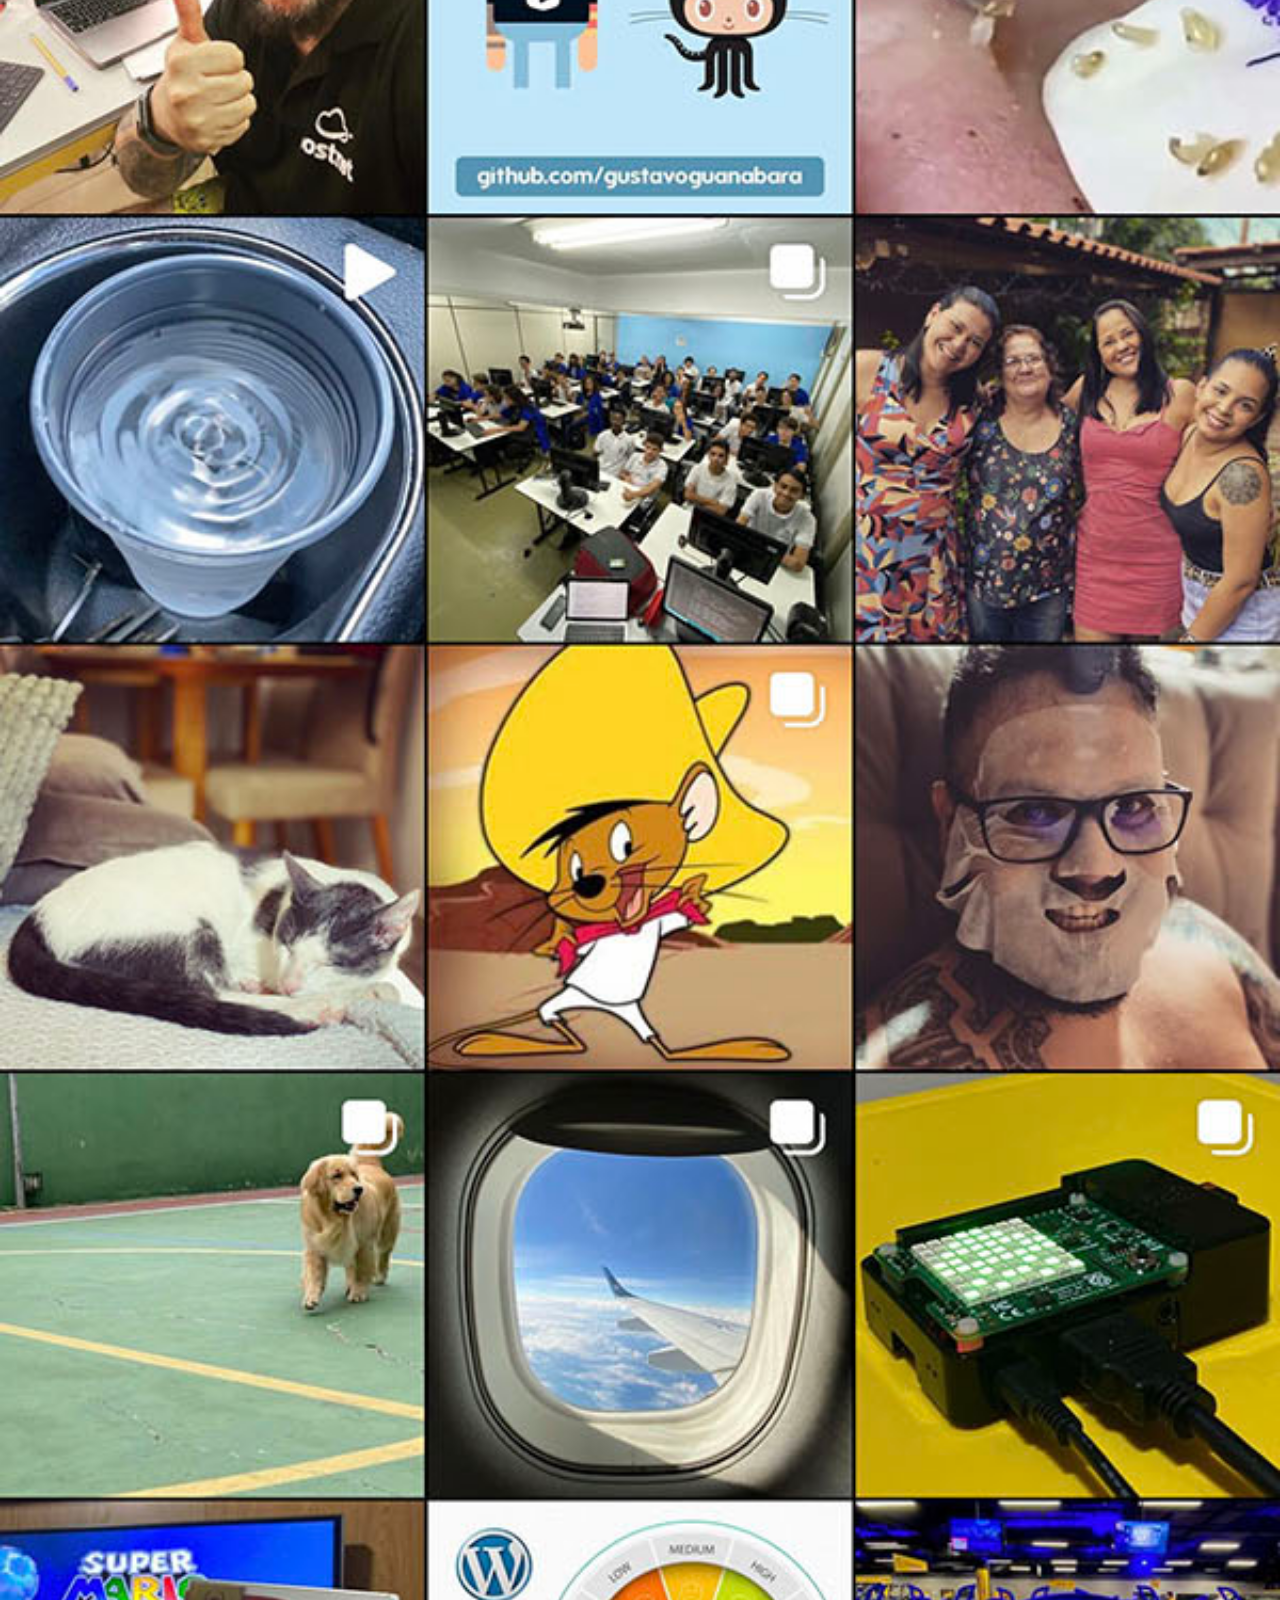
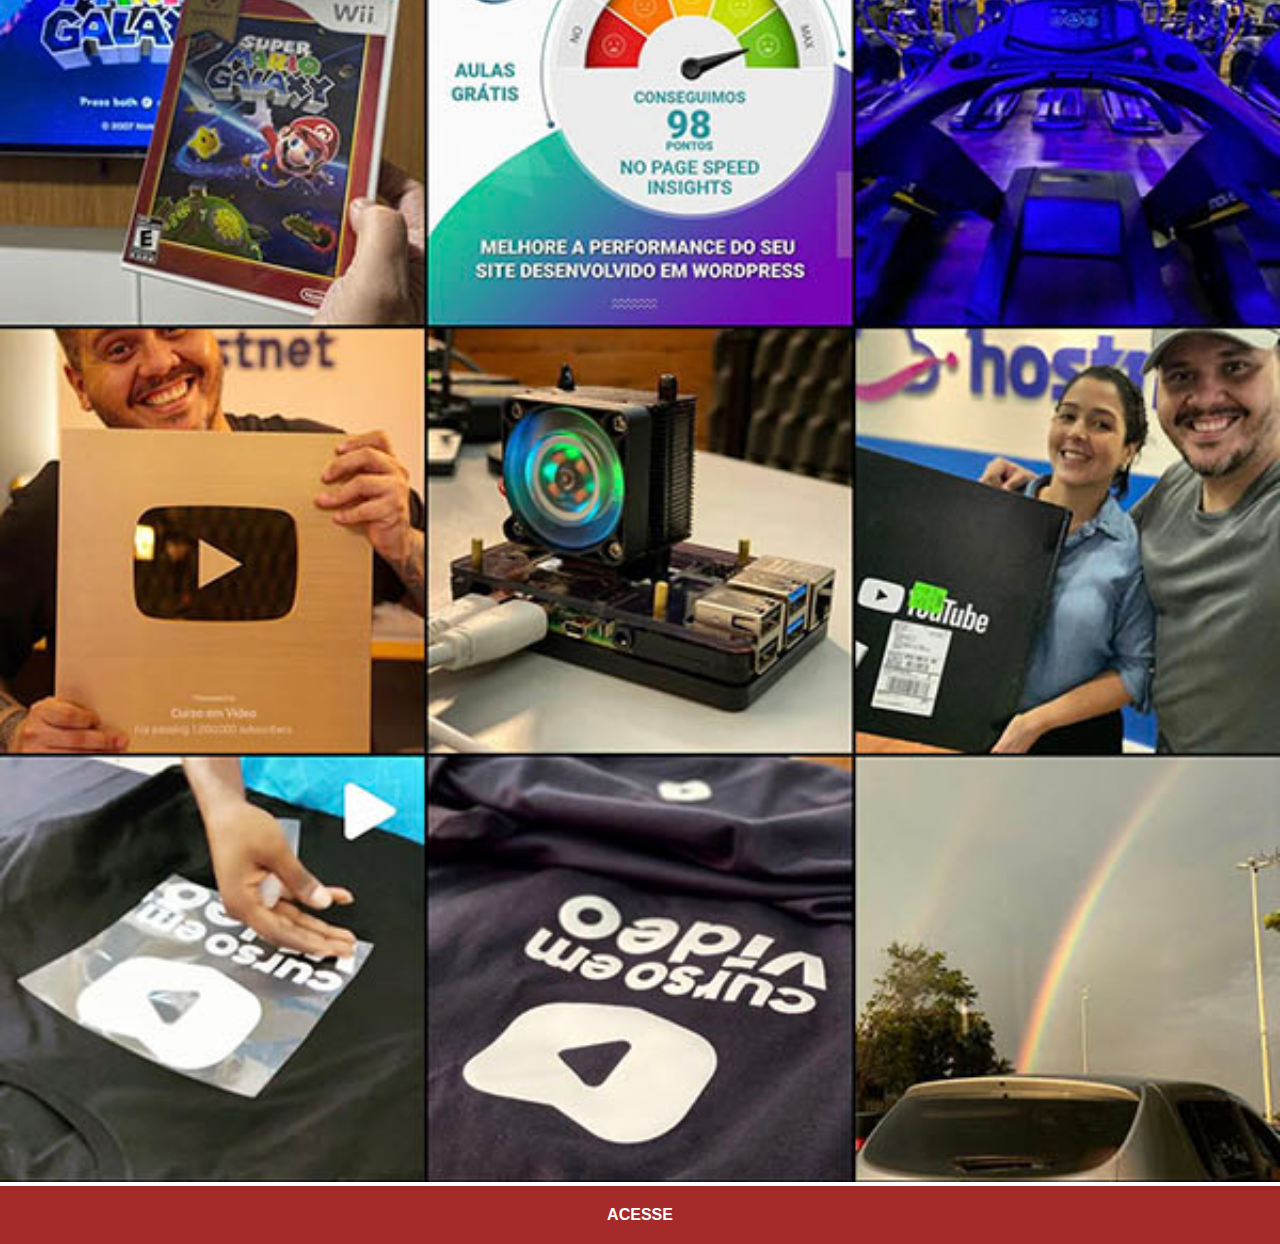
<file: instagram.html>
<!DOCTYPE html>
<html lang="pt-br">
<head>
    <meta charset="UTF-8">
    <meta http-equiv="X-UA-Compatible" content="IE=edge">
    <meta name="viewport" content="width=device-width, initial-scale=1.0">
    <title>instagram</title>
    <link rel="stylesheet" href="estilo/telas.css">
</head>
<body>
    <img src="imagens/tela-instagram.jpg" alt="Instagram">
    <a href="https://www.instagram.com/gustavoguanabara/" target="_blank"> ACESSE</a>
</body>
</html>
</file>
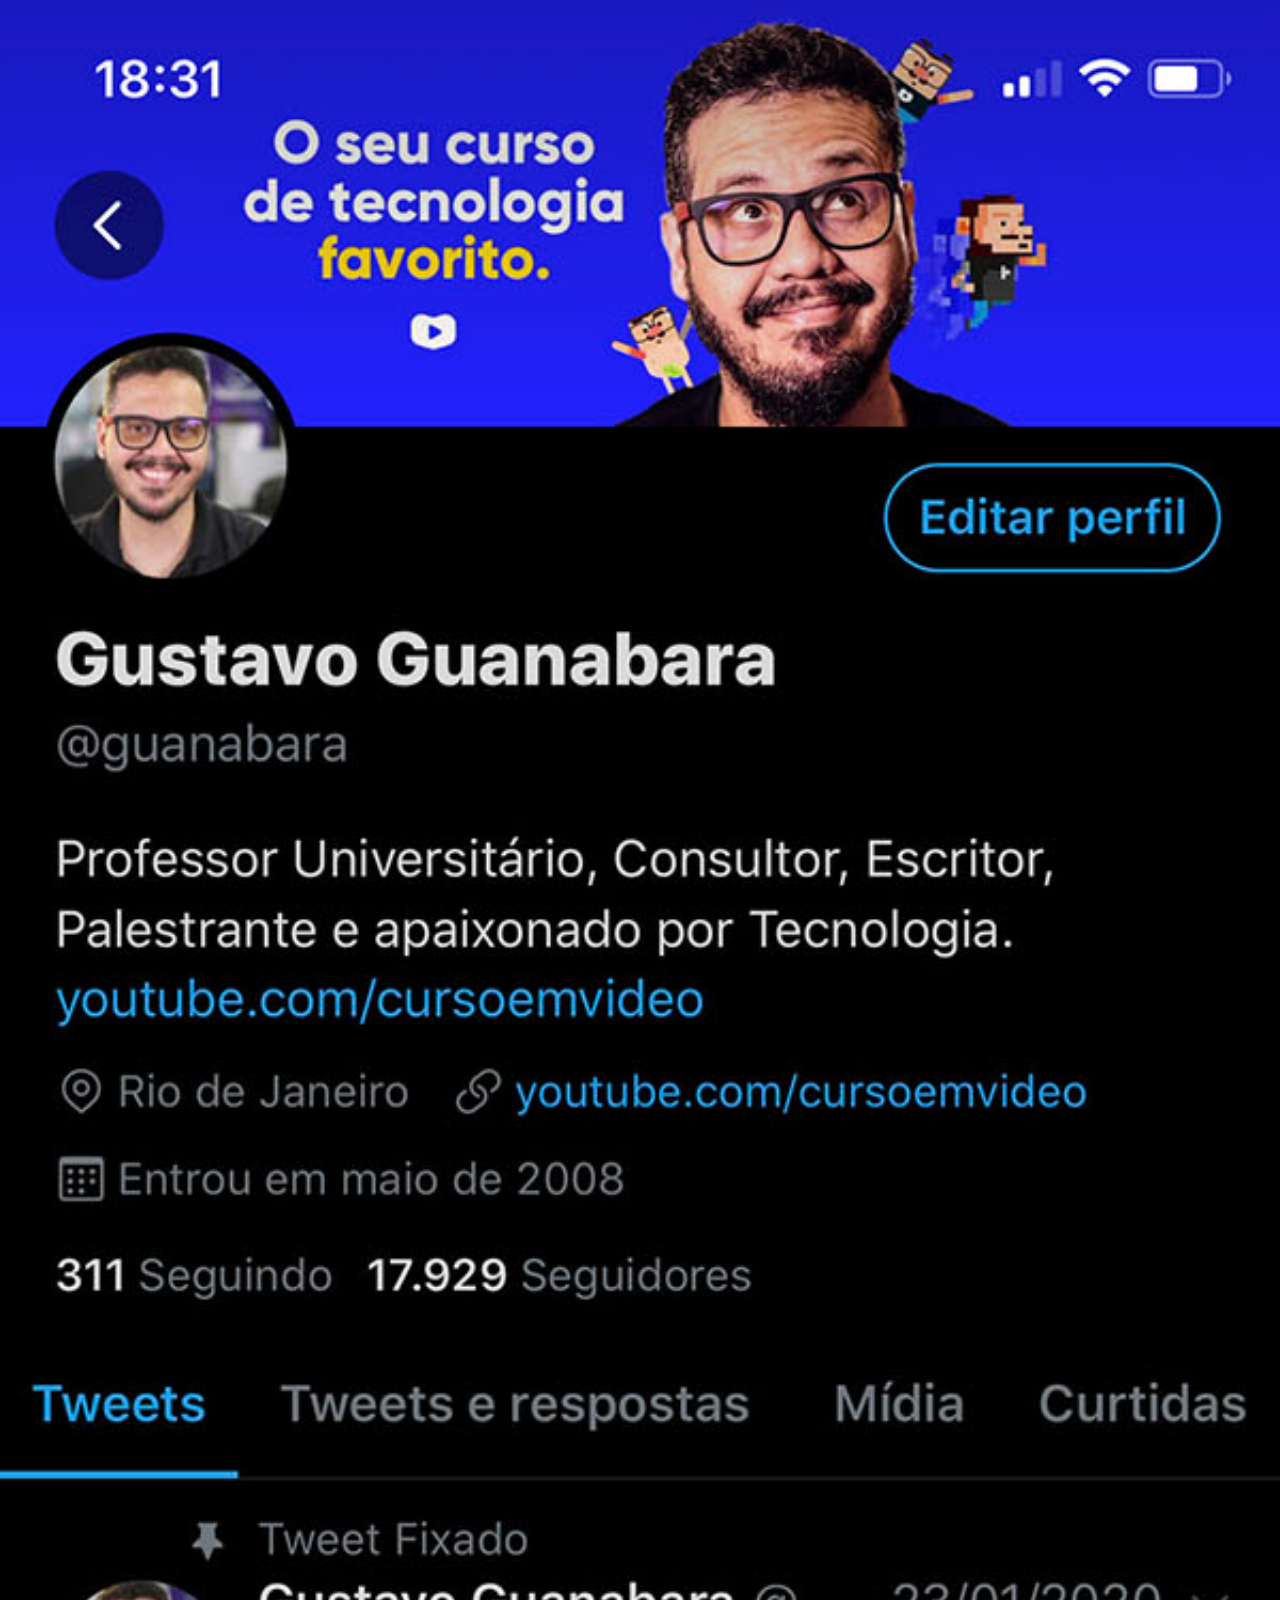
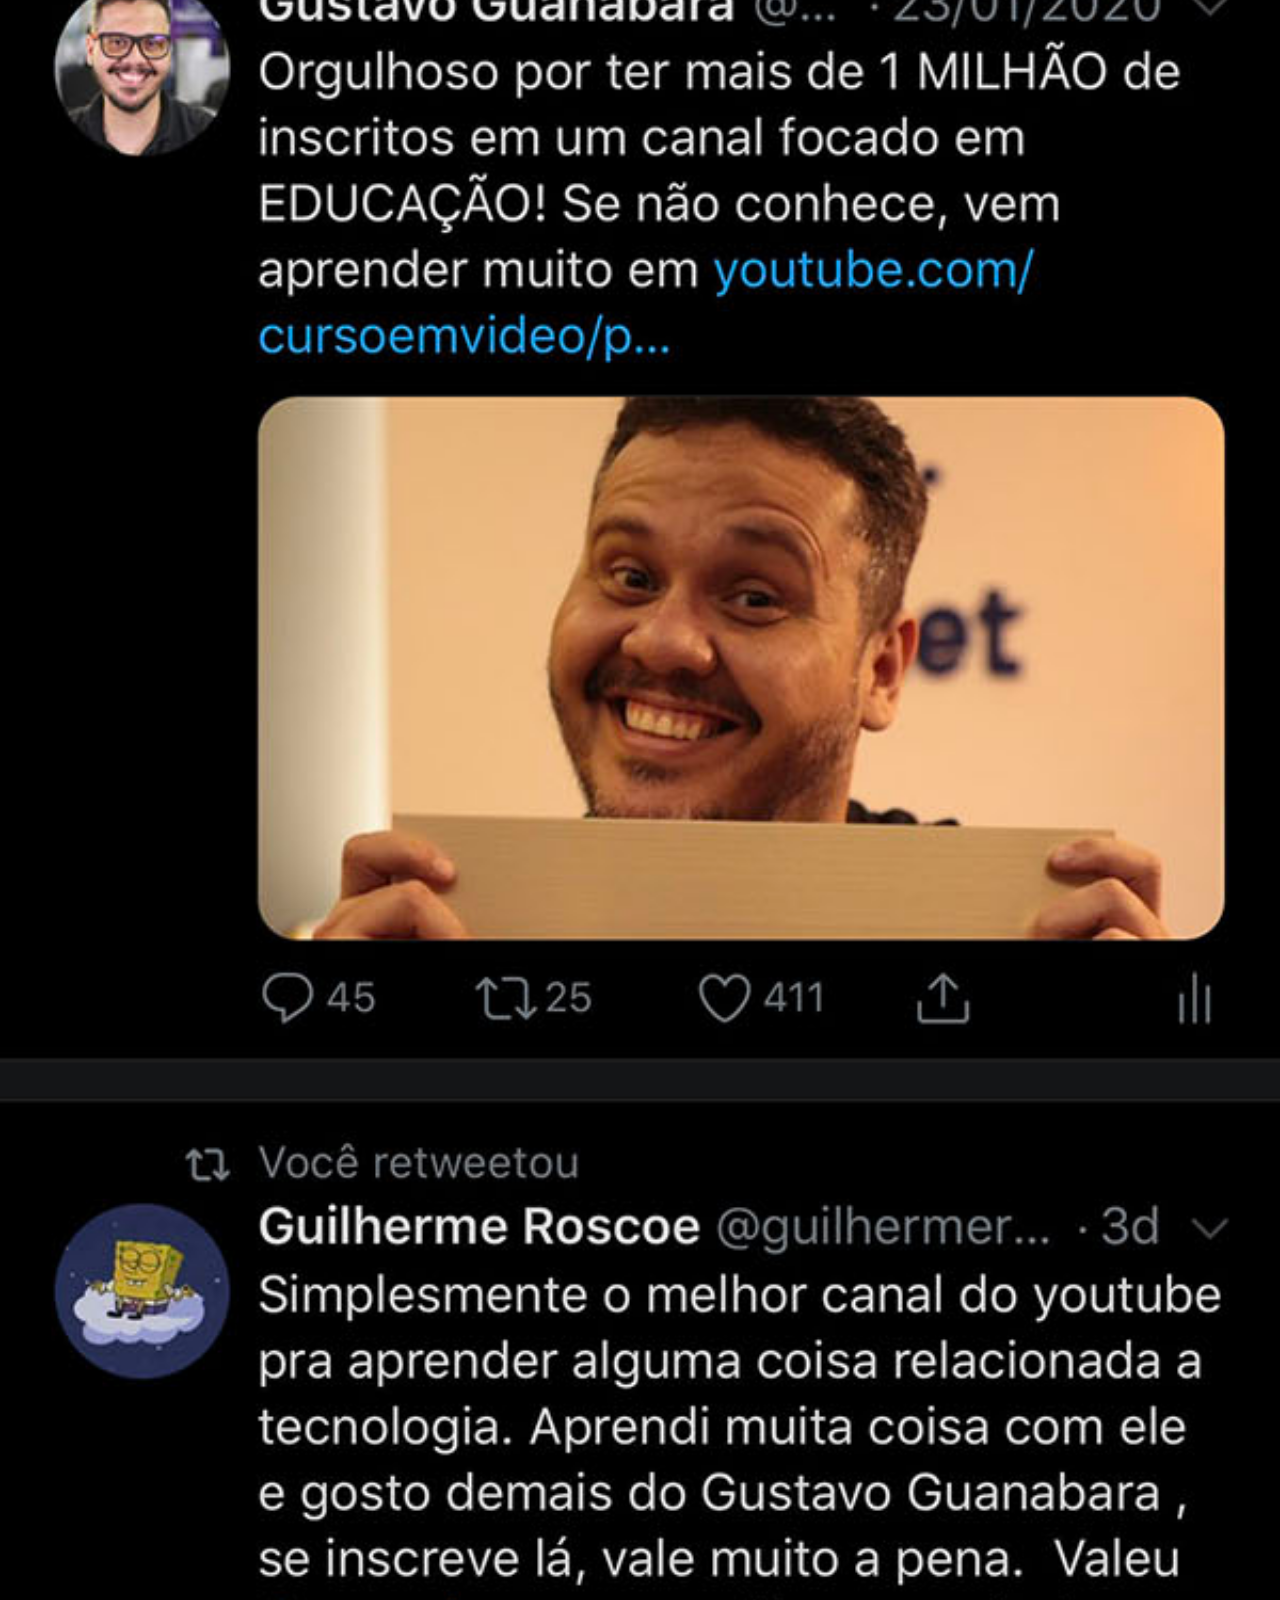
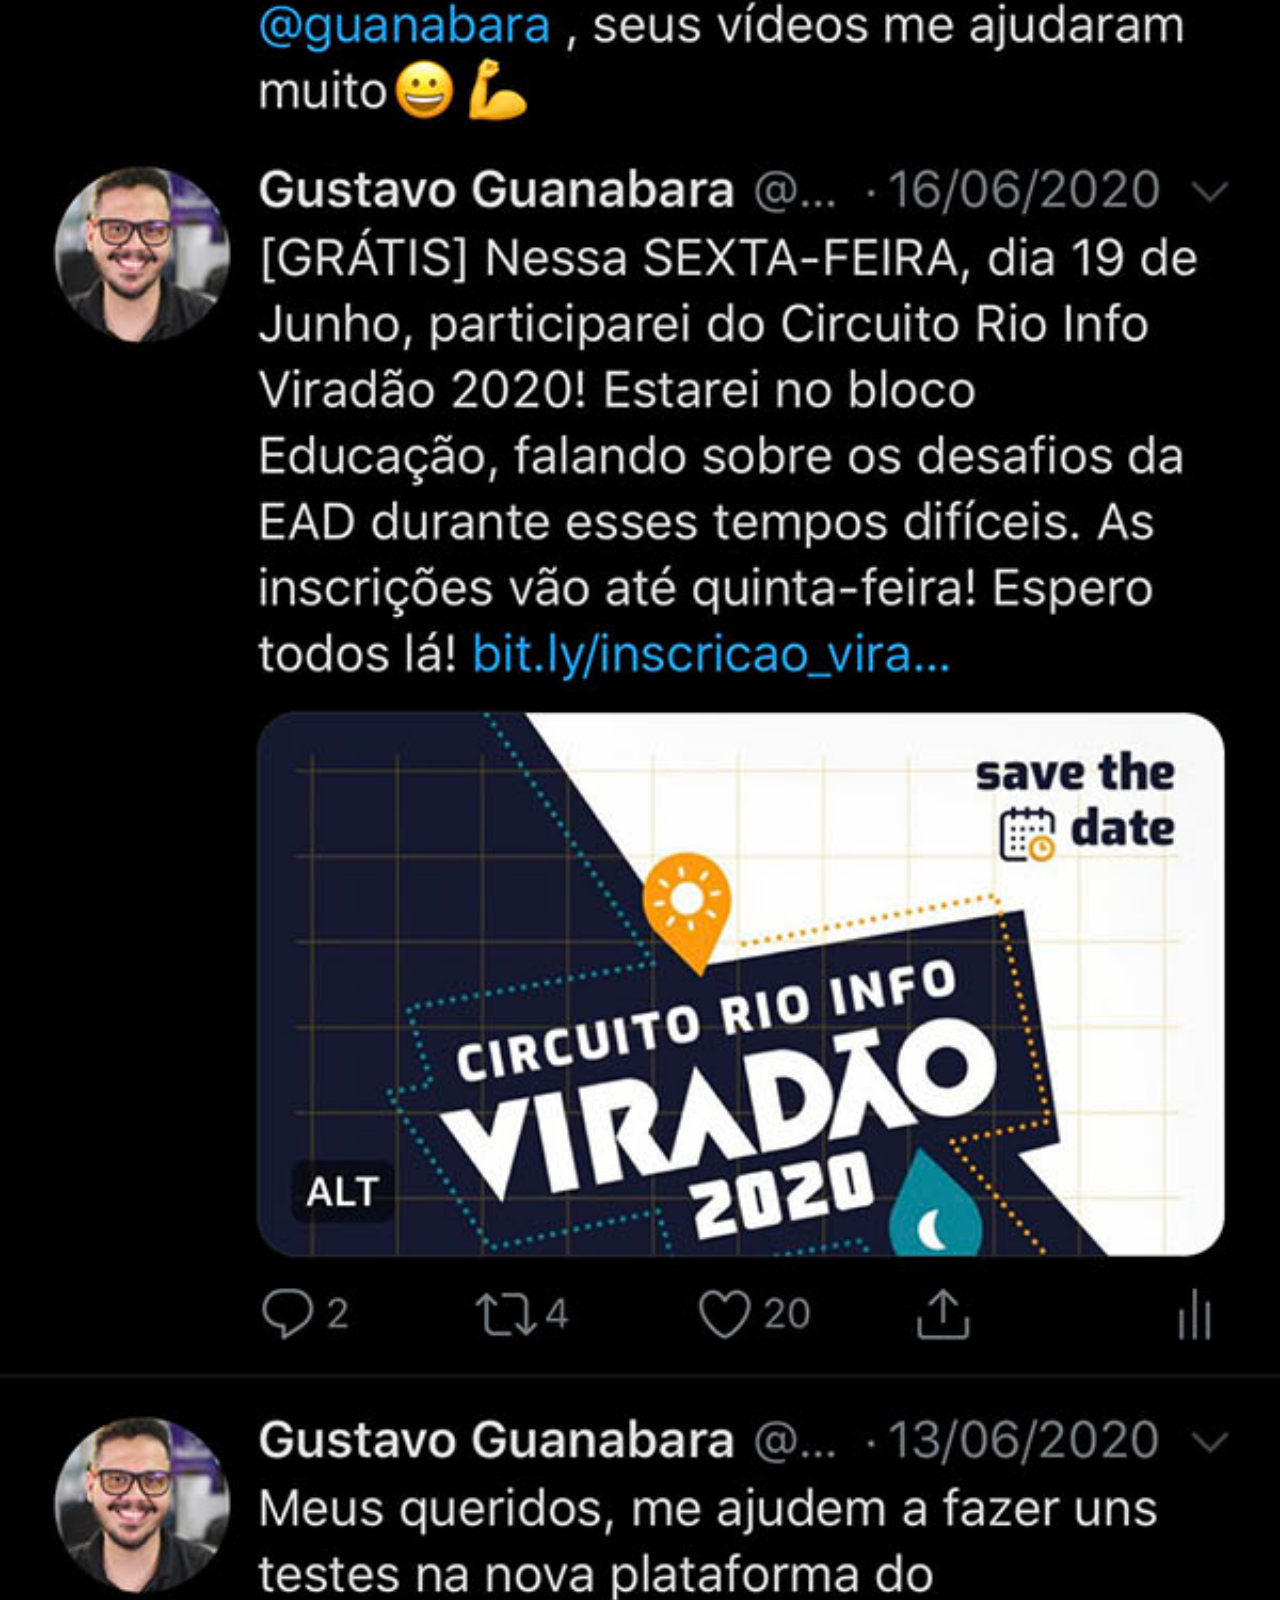
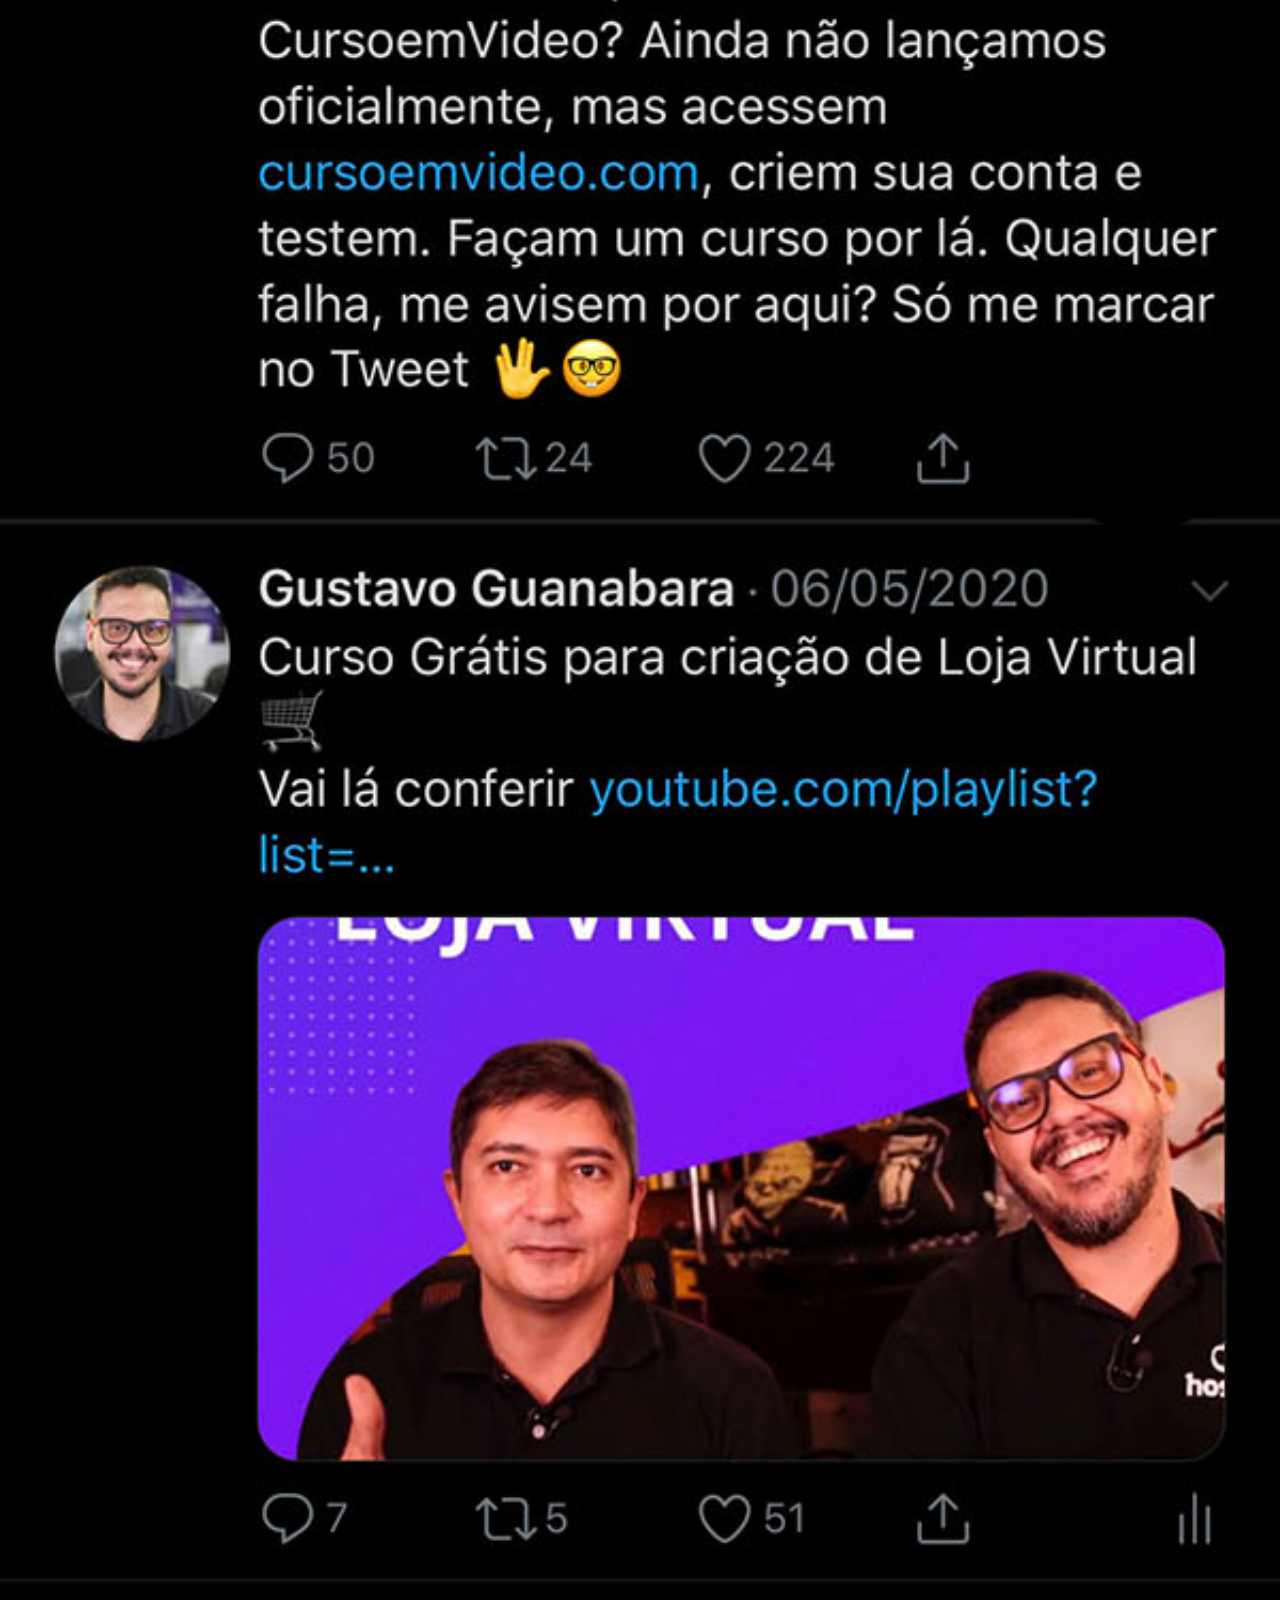
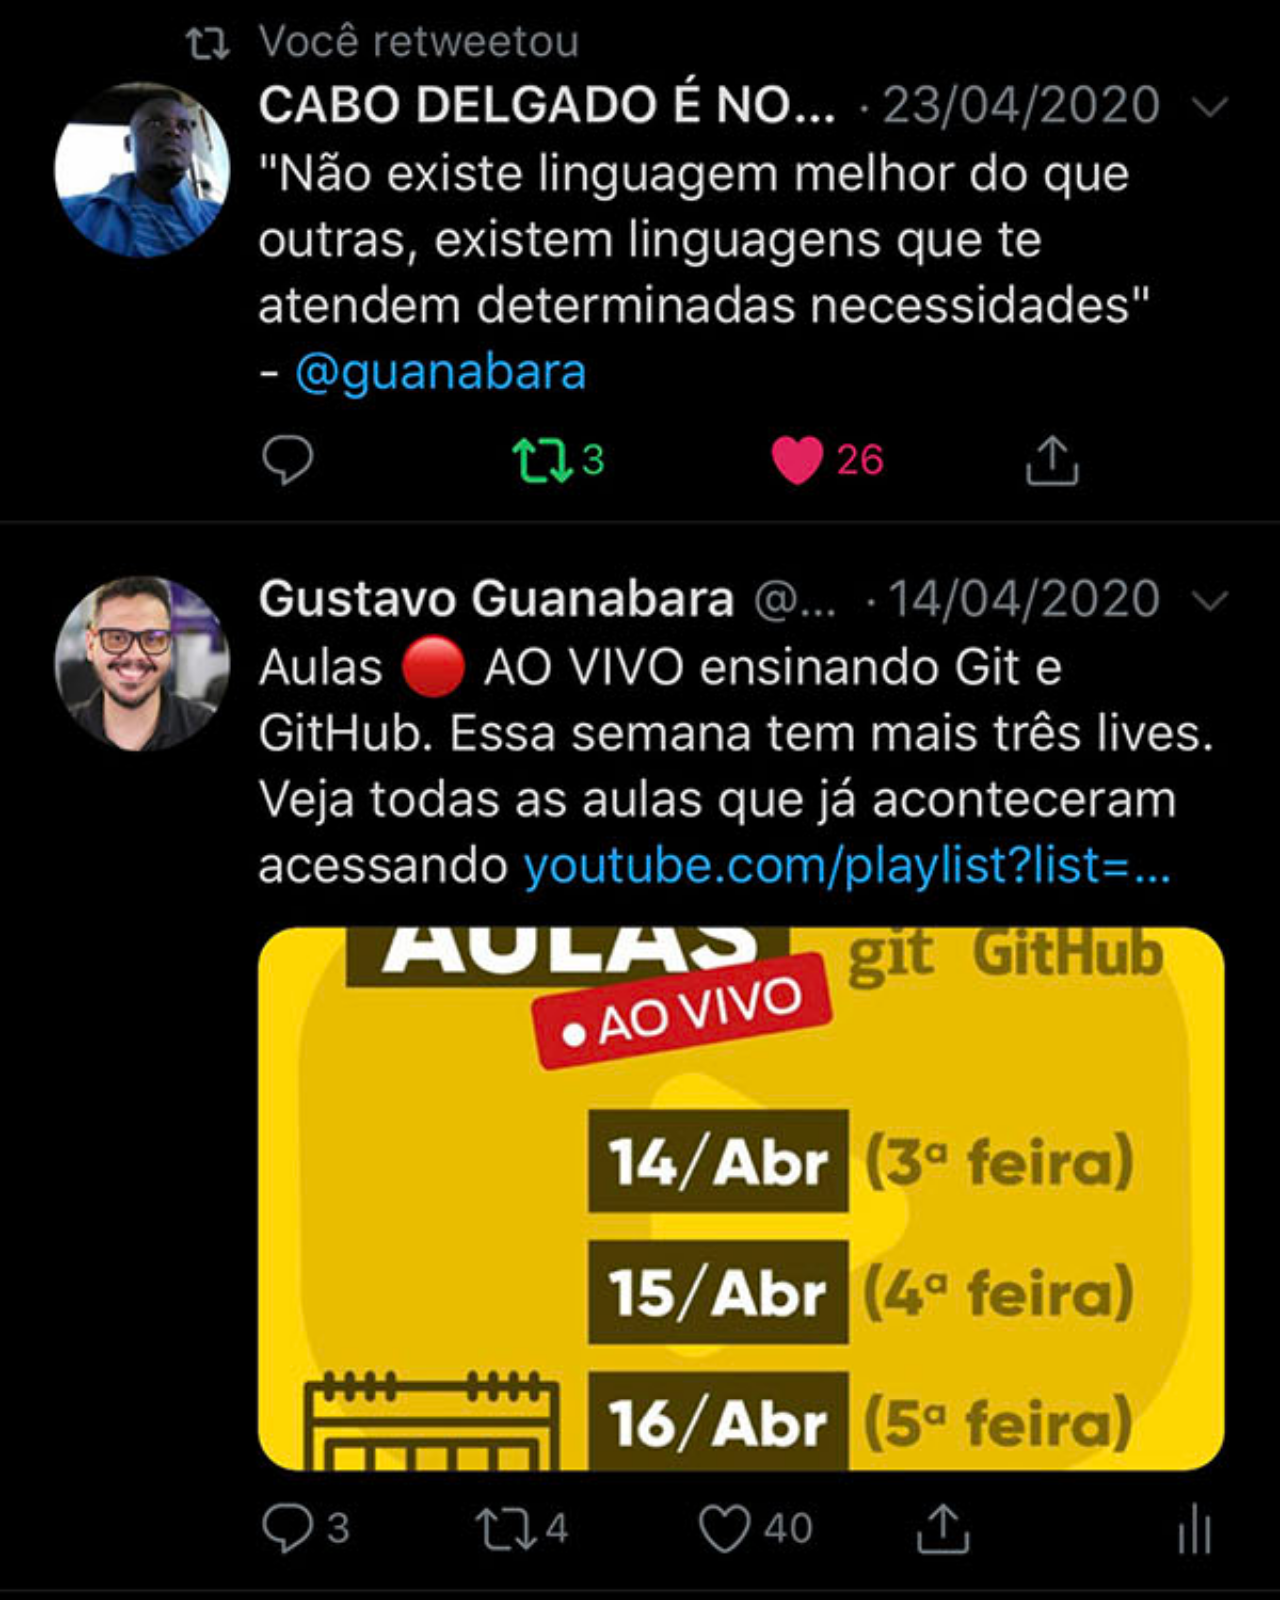
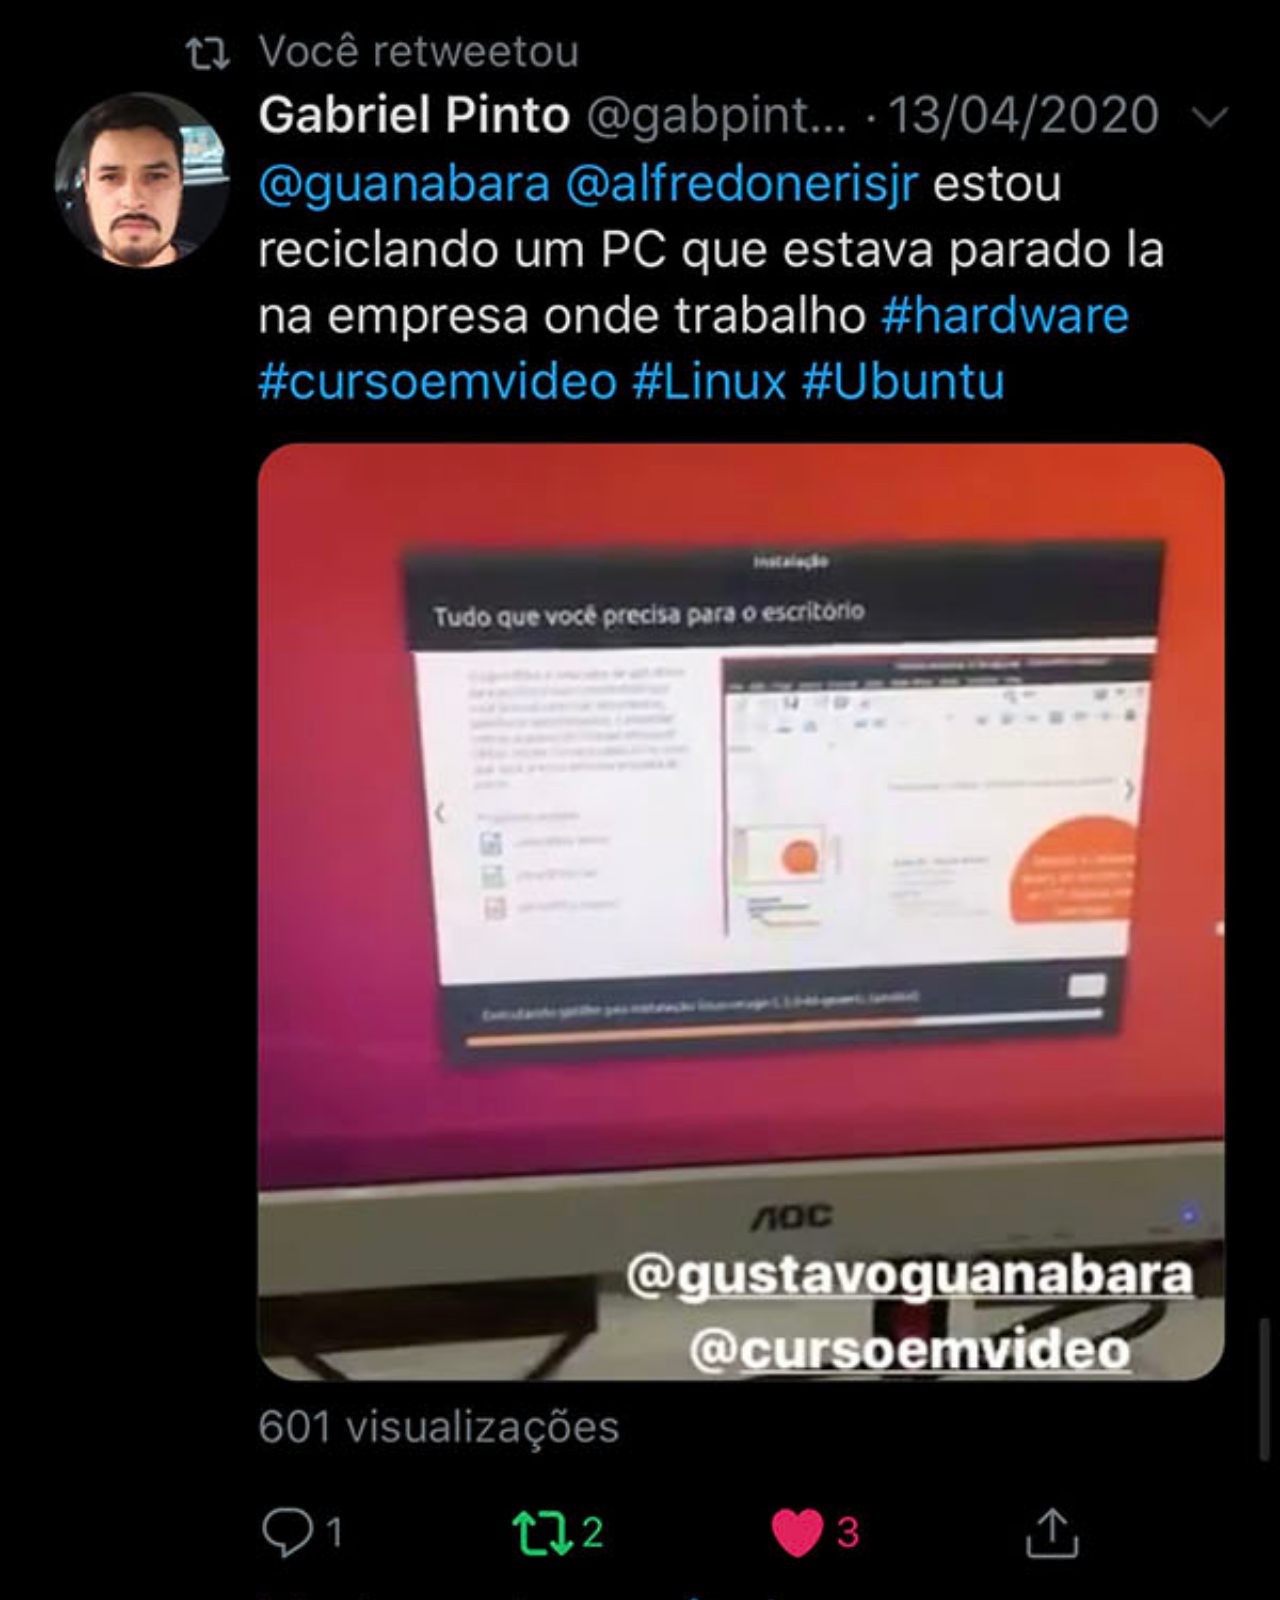
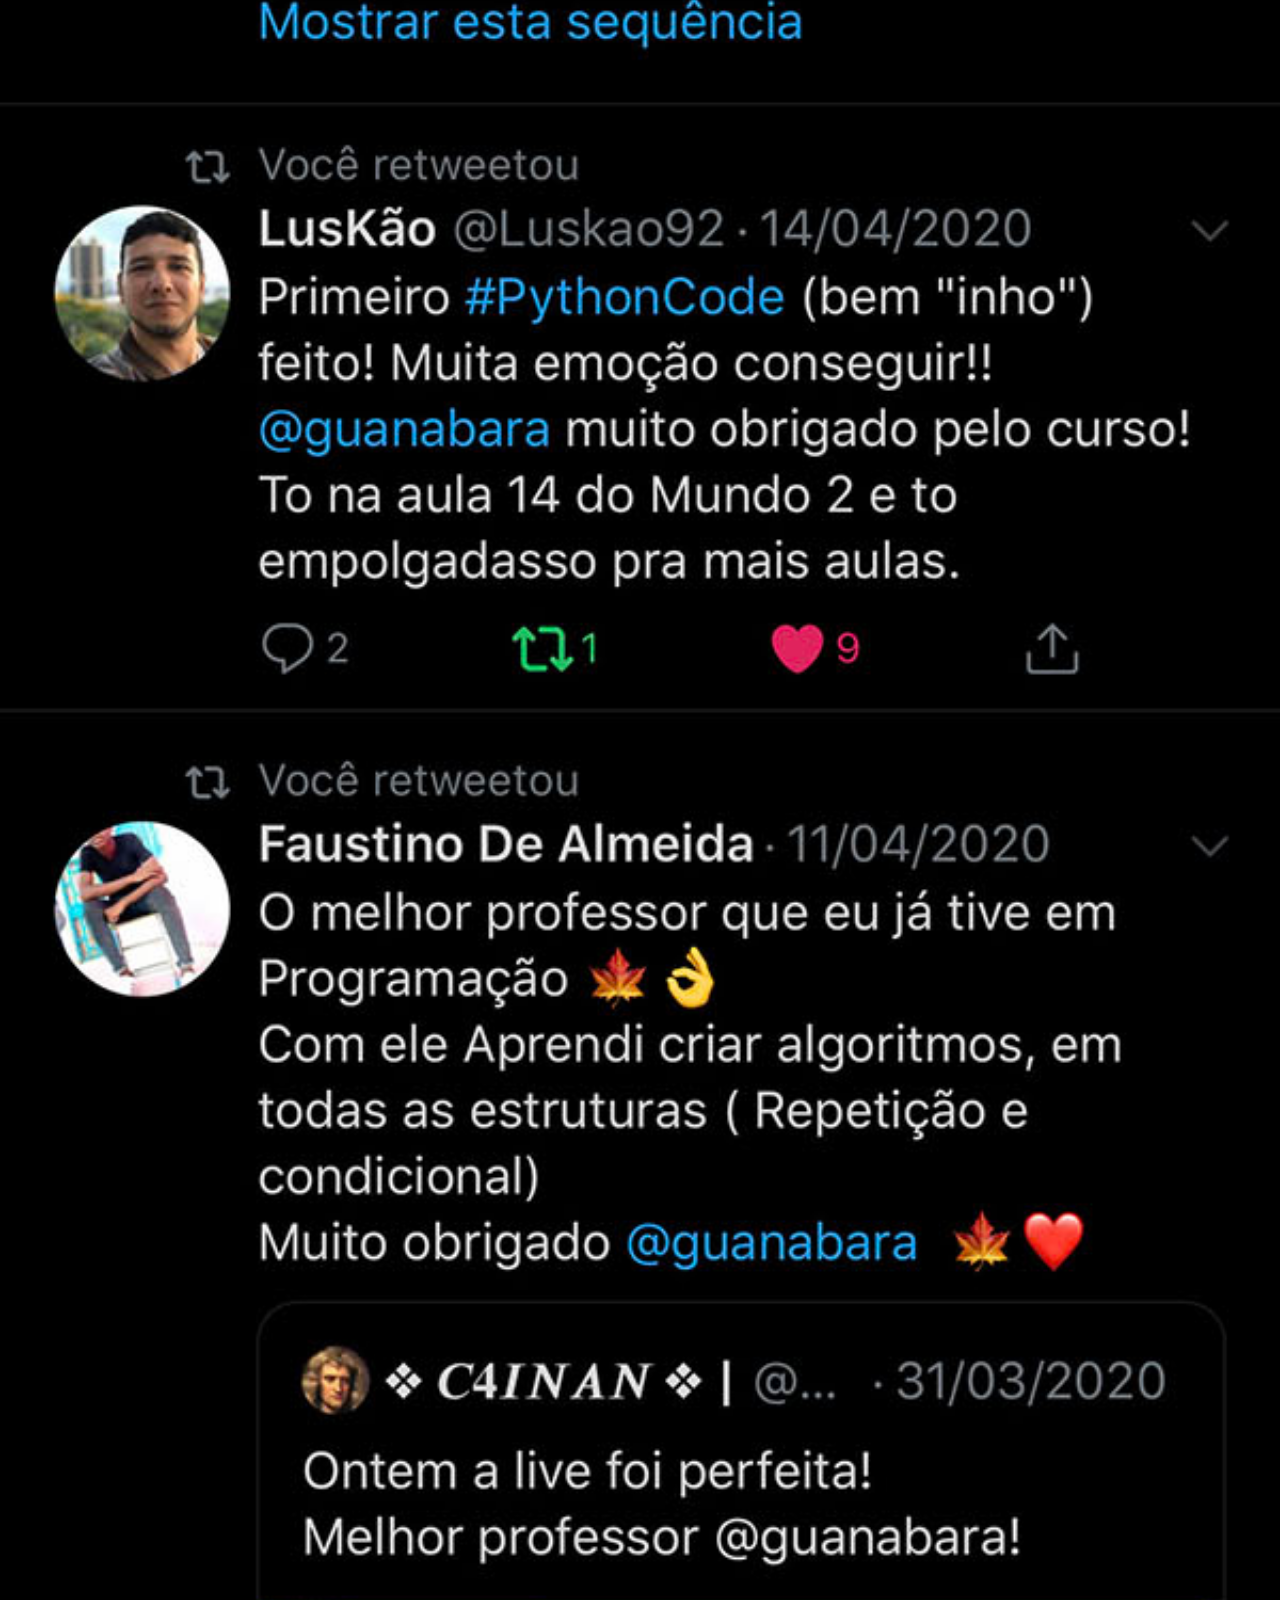
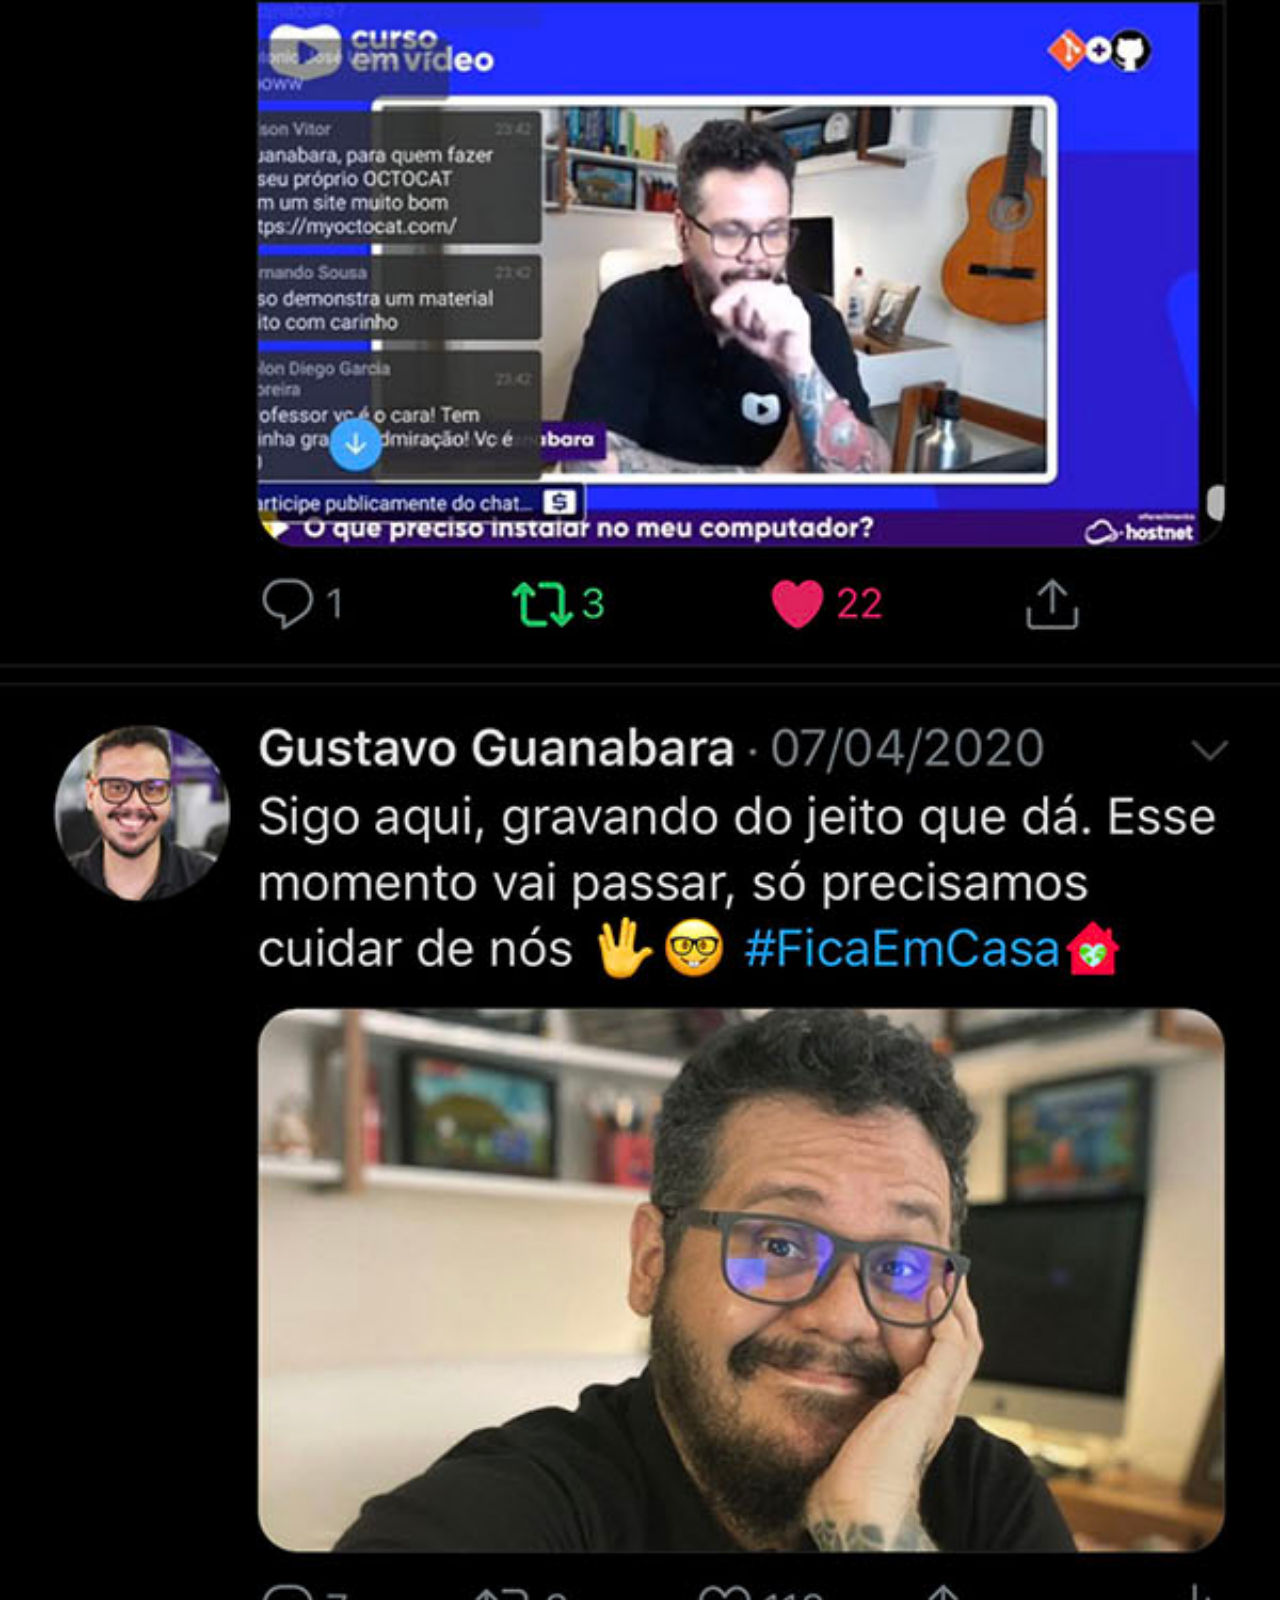
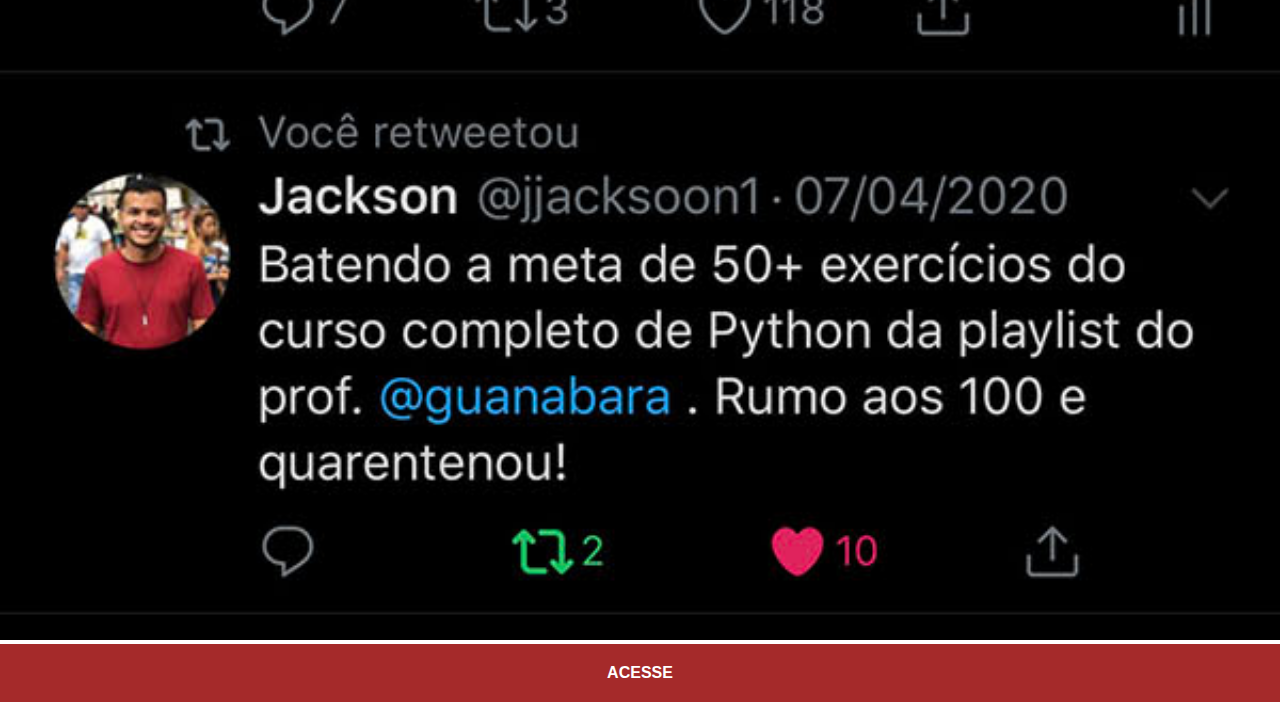
<file: twitter.html>
<!DOCTYPE html>
<html lang="pt-br">
<head>
    <meta charset="UTF-8">
    <meta http-equiv="X-UA-Compatible" content="IE=edge">
    <meta name="viewport" content="width=device-width, initial-scale=1.0">
    <title>twitter</title>
    <link rel="stylesheet" href="estilo/telas.css">
</head>
<body>
    <img src="imagens/tela-twitter.jpg" alt="Twitter">
    <a href="https://twitter.com/guanabara?ref_src=twsrc%5Egoogle%7Ctwcamp%5Eserp%7Ctwgr%5Eauthor" target="_blank">ACESSE</a>
</body>
</html>
</file>
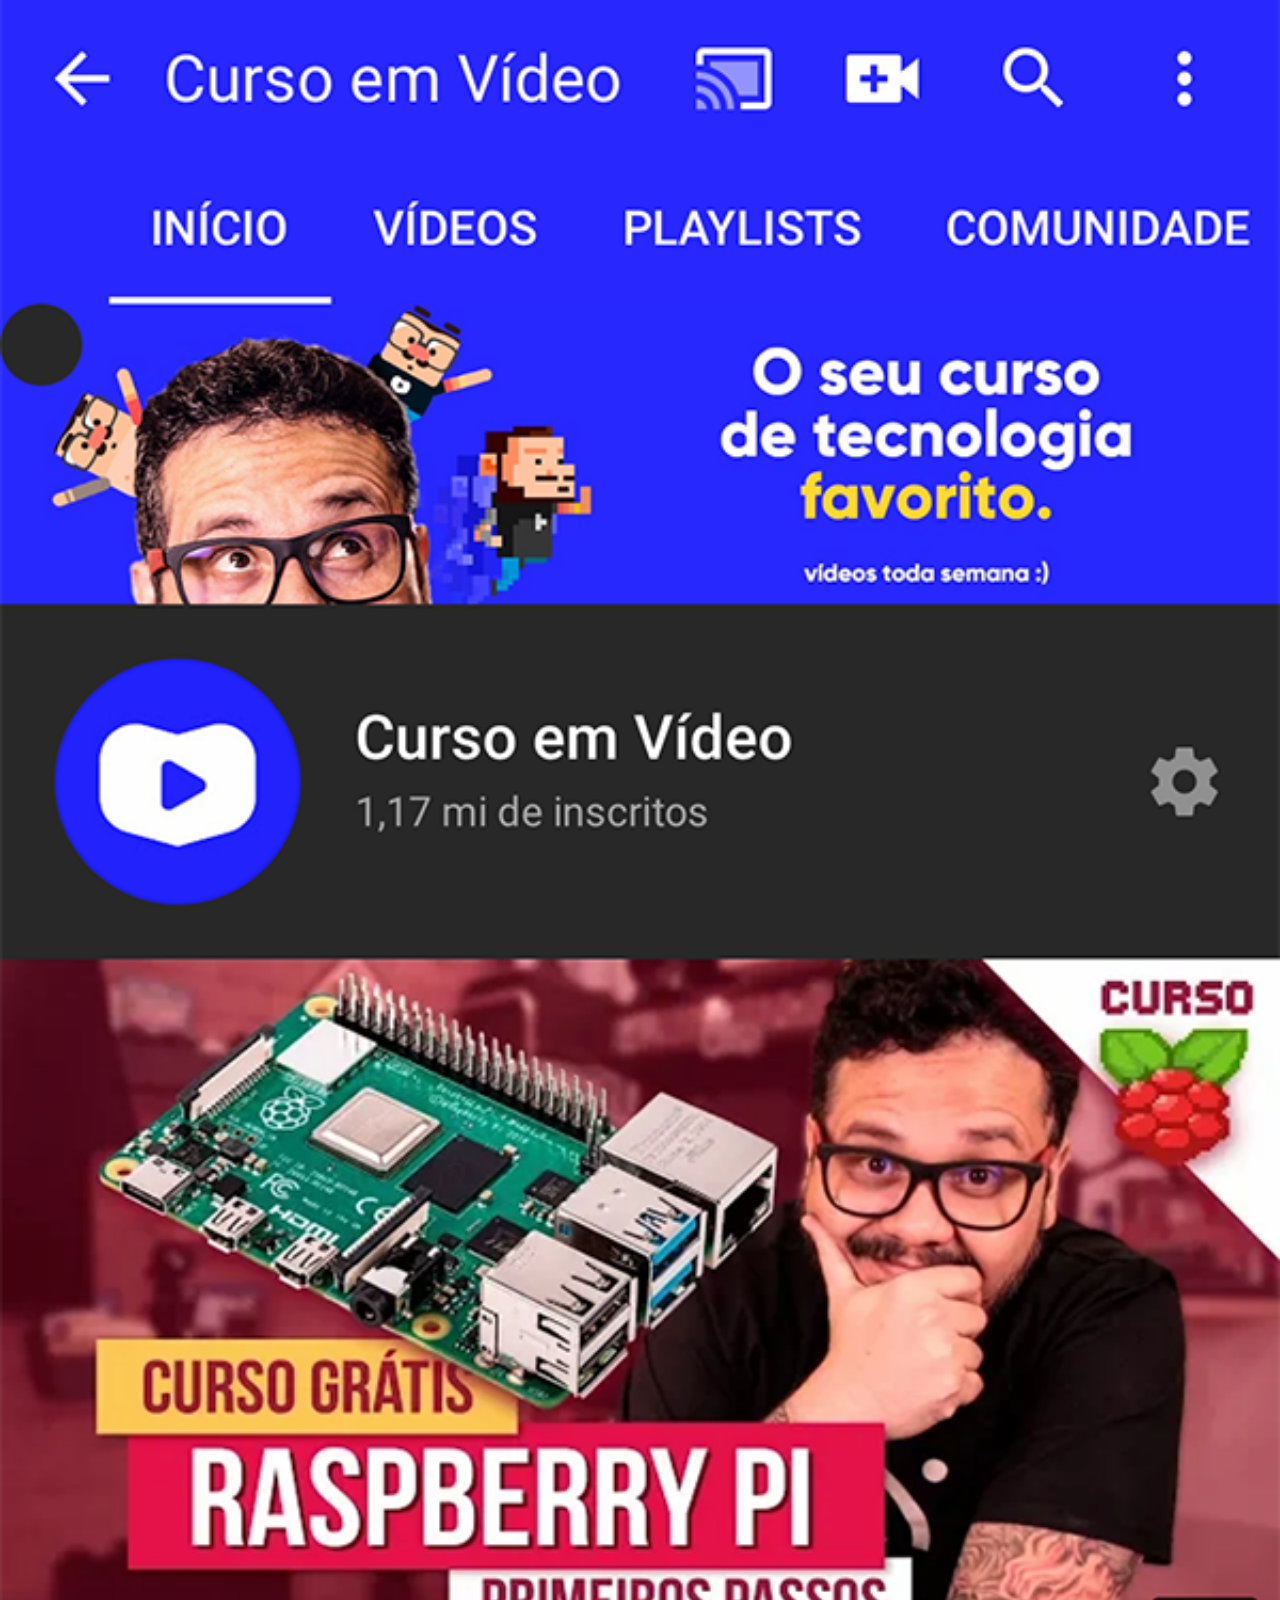
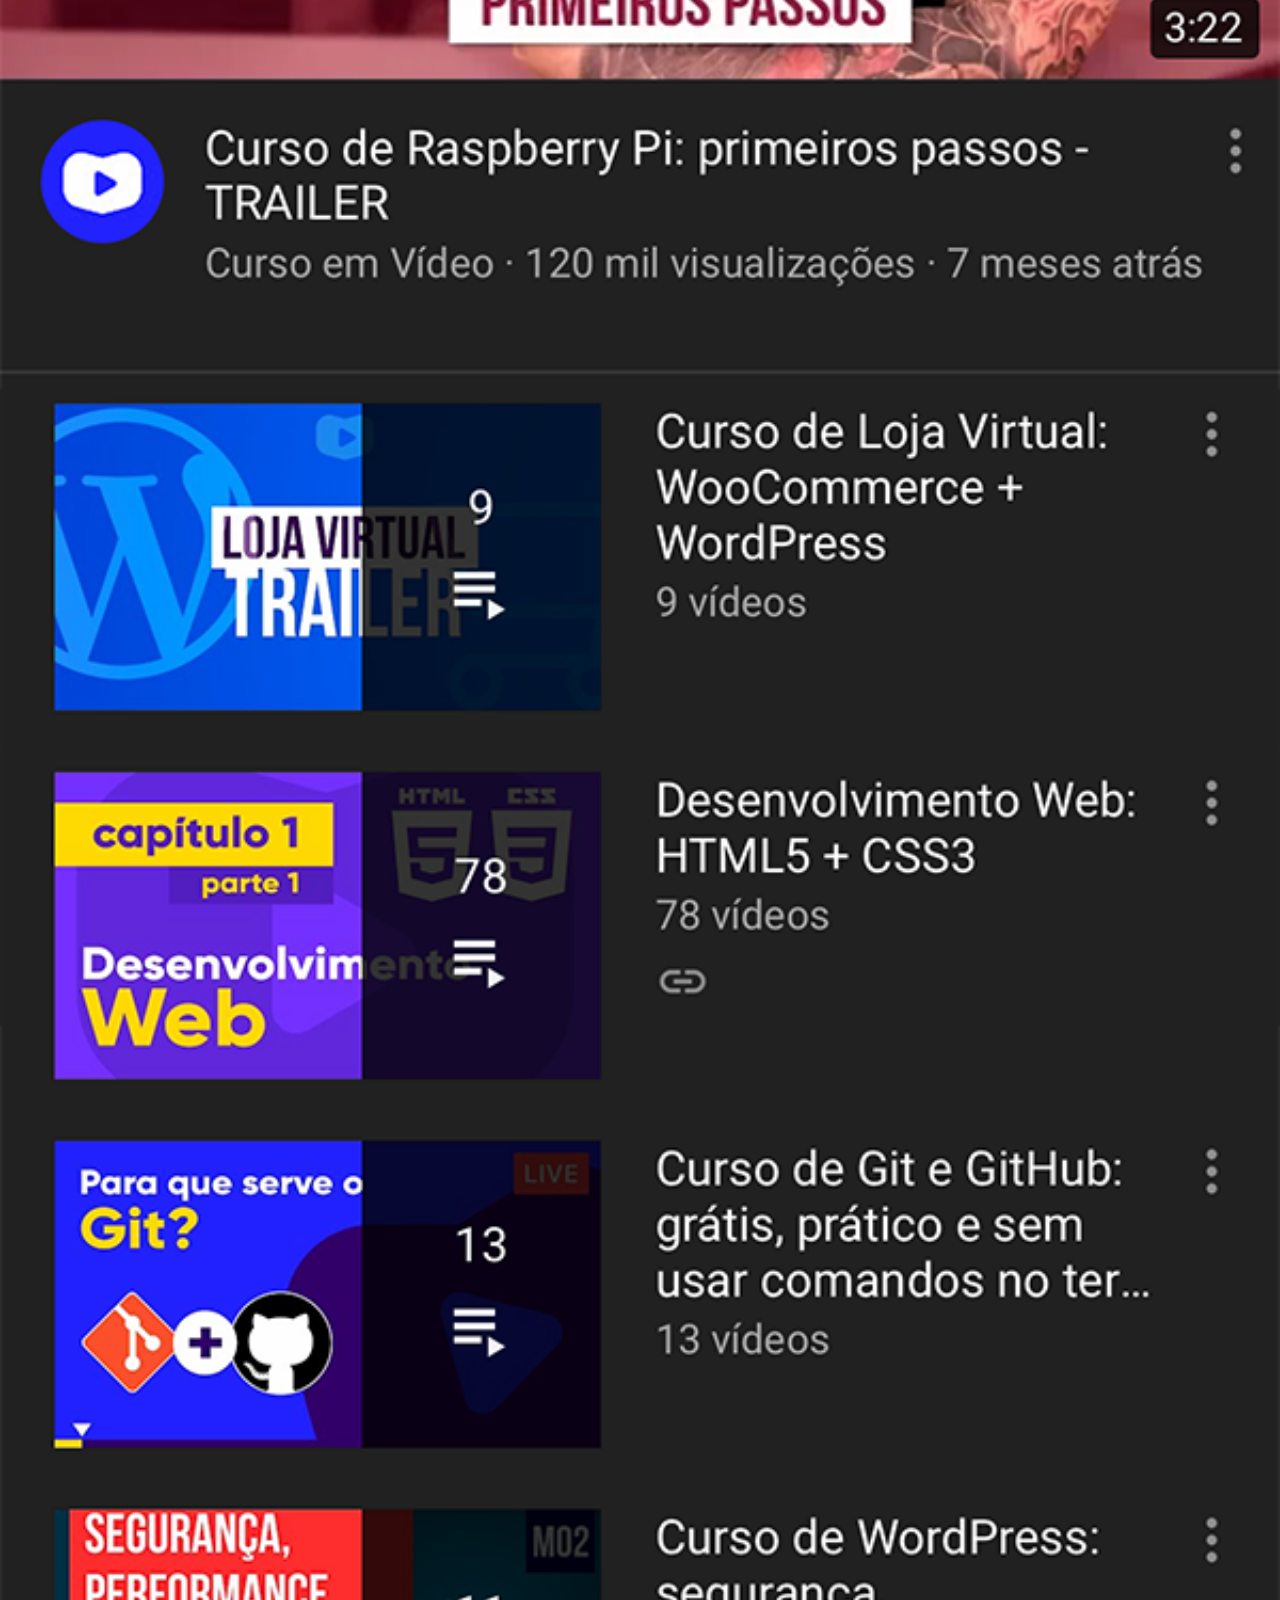
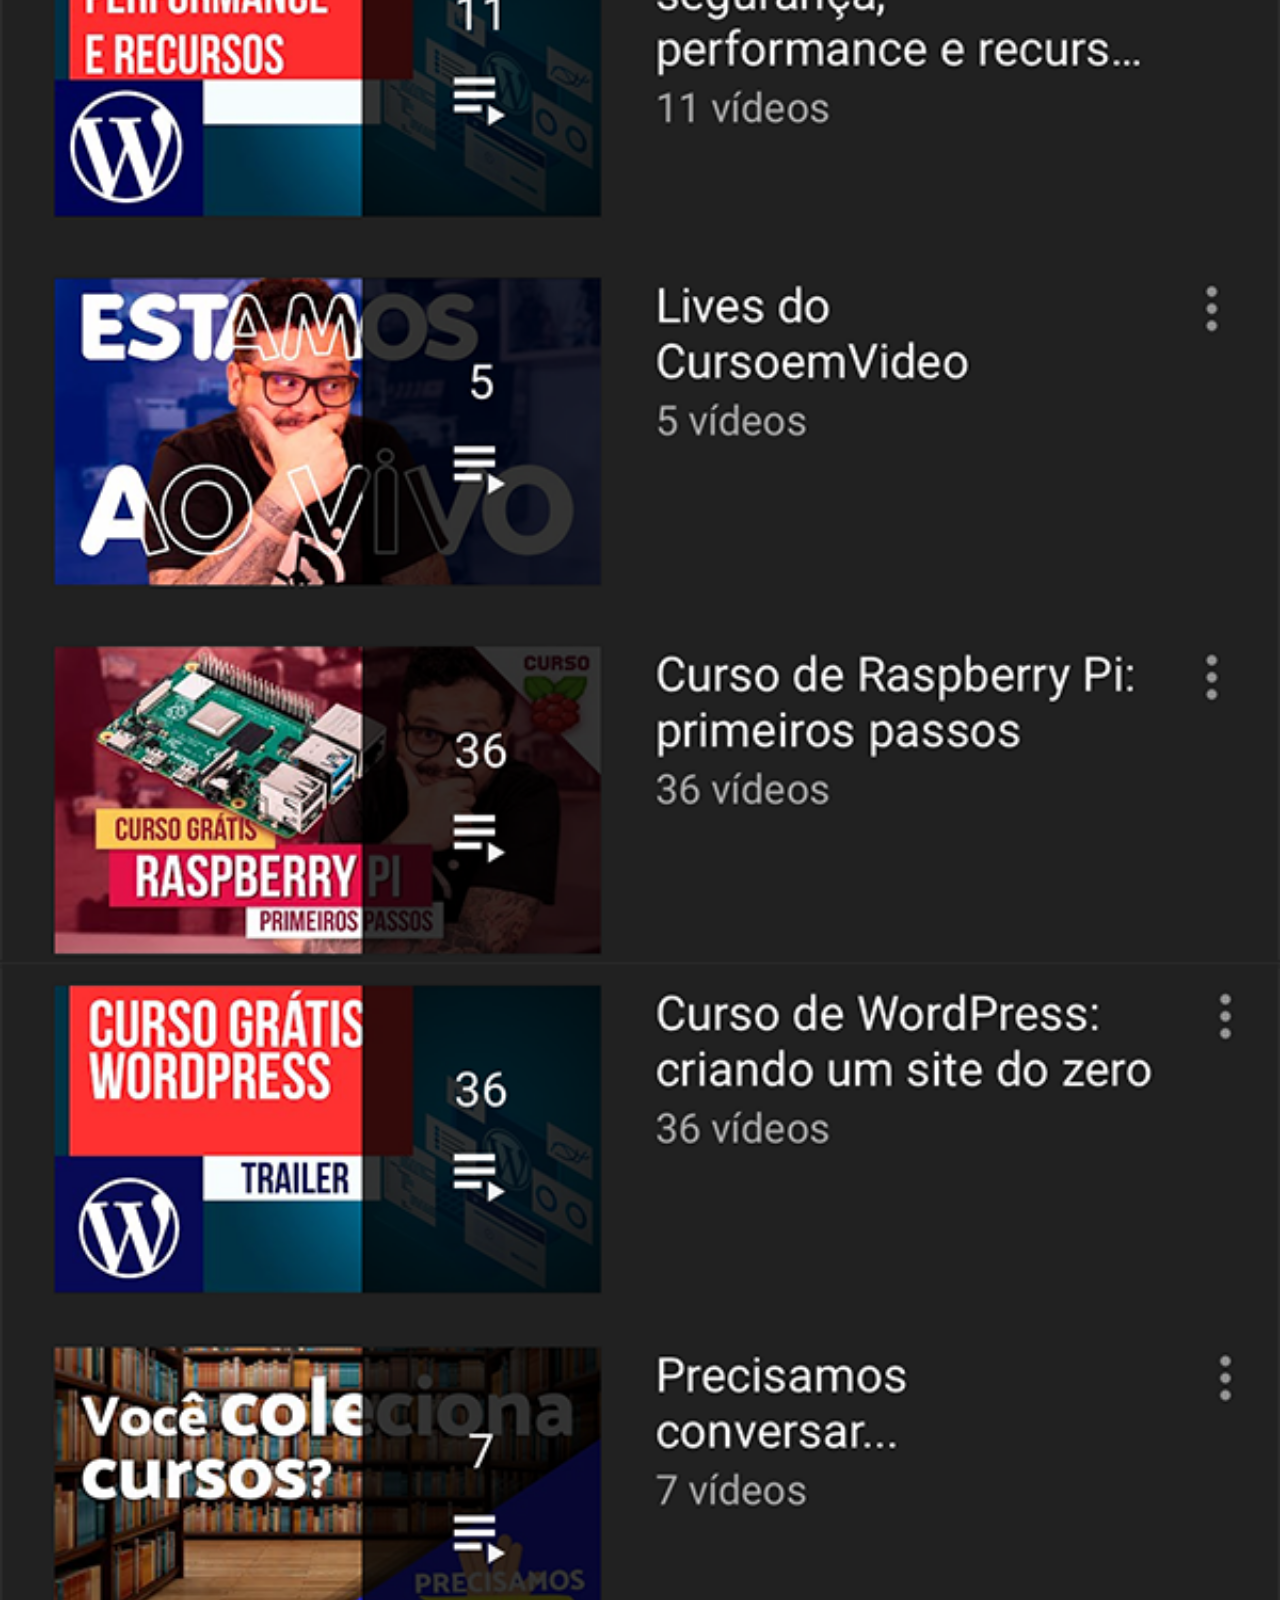
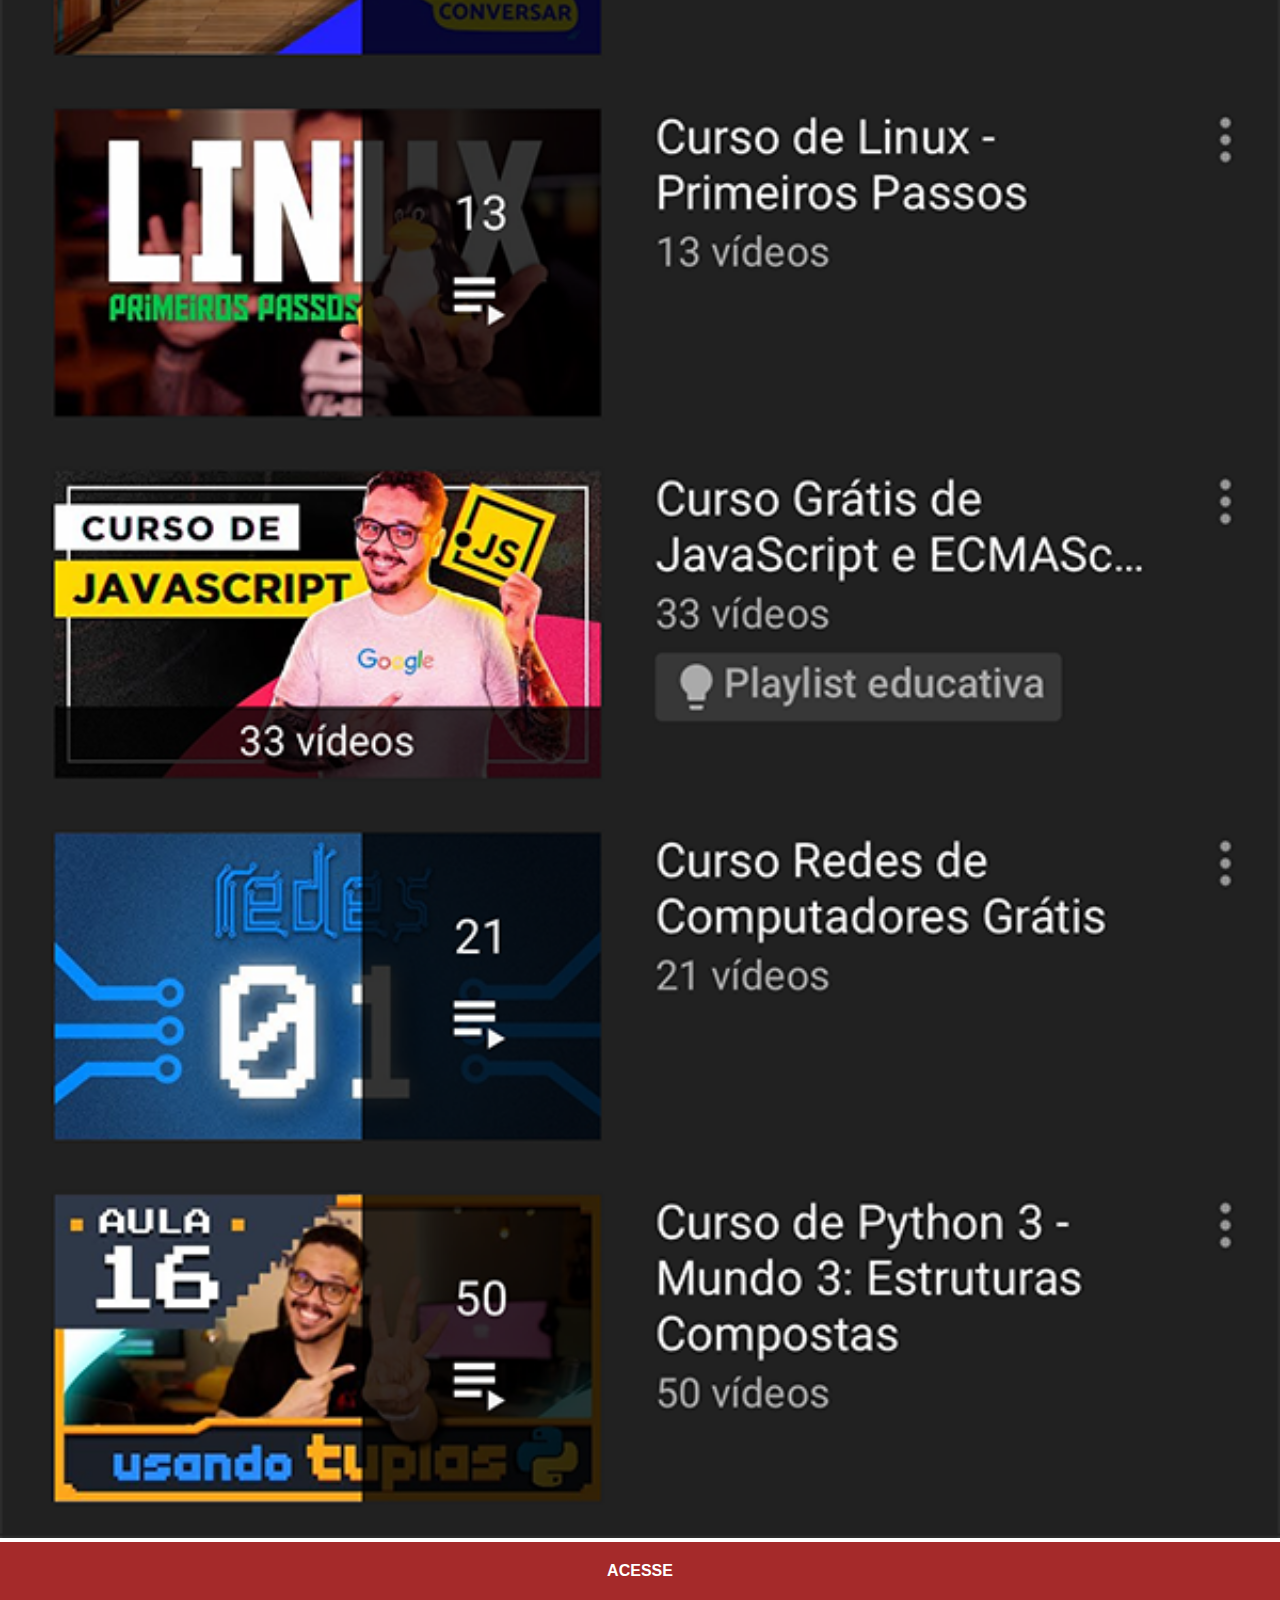
<file: youtube.html>
<!DOCTYPE html>
<html lang="pt-br">
<head>
    <meta charset="UTF-8">
    <meta http-equiv="X-UA-Compatible" content="IE=edge">
    <meta name="viewport" content="width=device-width, initial-scale=1.0">
    <title>youtube</title>
    <link rel="stylesheet" href="estilo/telas.css">
</head>
<body>
    <img src="imagens/tela-youtube.png" alt="youtube">
    <a href="https://www.youtube.com/@CursoemVideo/playlists" target="_blank">ACESSE</a>
</body>
</html>
</file>
<file: estilo/style.css>
@charset "UTF-8";

*{
    margin: 0px;
    padding: 0px;
}
html,body{
    height: 100vh;
    width: 100vw;
   
}
body{
    background-image: url('../imagens/fundo-madeira.jpg');
    background-position: center,center;
    background-repeat: no-repeat;
    background-size: cover;
    background-attachment: fixed; 
}
main{
    position: relative;
    height: 100vh;
 
}
#tele{
    background: url('../imagens/frame-iphone.png');
    background-repeat: no-repeat;

    position: absolute;
    top: 50%;
    left: 50%;
  transform:translate(-50%,-50%);

  width: 311px;
  height: 625px;

}
iframe#tela{
    position: relative;
    width: 266px;
    height: 469px;
    top: 80px;
    left: 23px;
}
section#rede-sociais{
    text-align: right;
   
  }

section#rede-sociais img{
    width: 50px;
    margin: 10px;
    border-radius: 50%;
    box-shadow: 2px 2px 5px rgba(0, 0, 0, 0.819);
    box-sizing: border-box;
   
}
#rede-sociais img:hover{
   transform: translate(-3px,-3px);
   transition: .5s , border .2s;
   box-shadow: 5px 5px  10px black;
   border: 2px solid white;
   
}
</file>
<file: estilo/telas.css>
@charset "UTF-8";
 

*{
    margin: 0px;
    padding: 0px;
    font-family: Arial, Helvetica, sans-serif;
}
::-webkit-scrollbar{
    width: 0px;
    height: 0px;
}
img{
    width: 100vw;
}
a{
    display: block;
    background-color: brown;
    padding: 20px;
    text-align: center;
    font-weight: bold;
    color: white;
    text-decoration: none;
    
}
a:hover{
    background-color: red;
}
</file>
